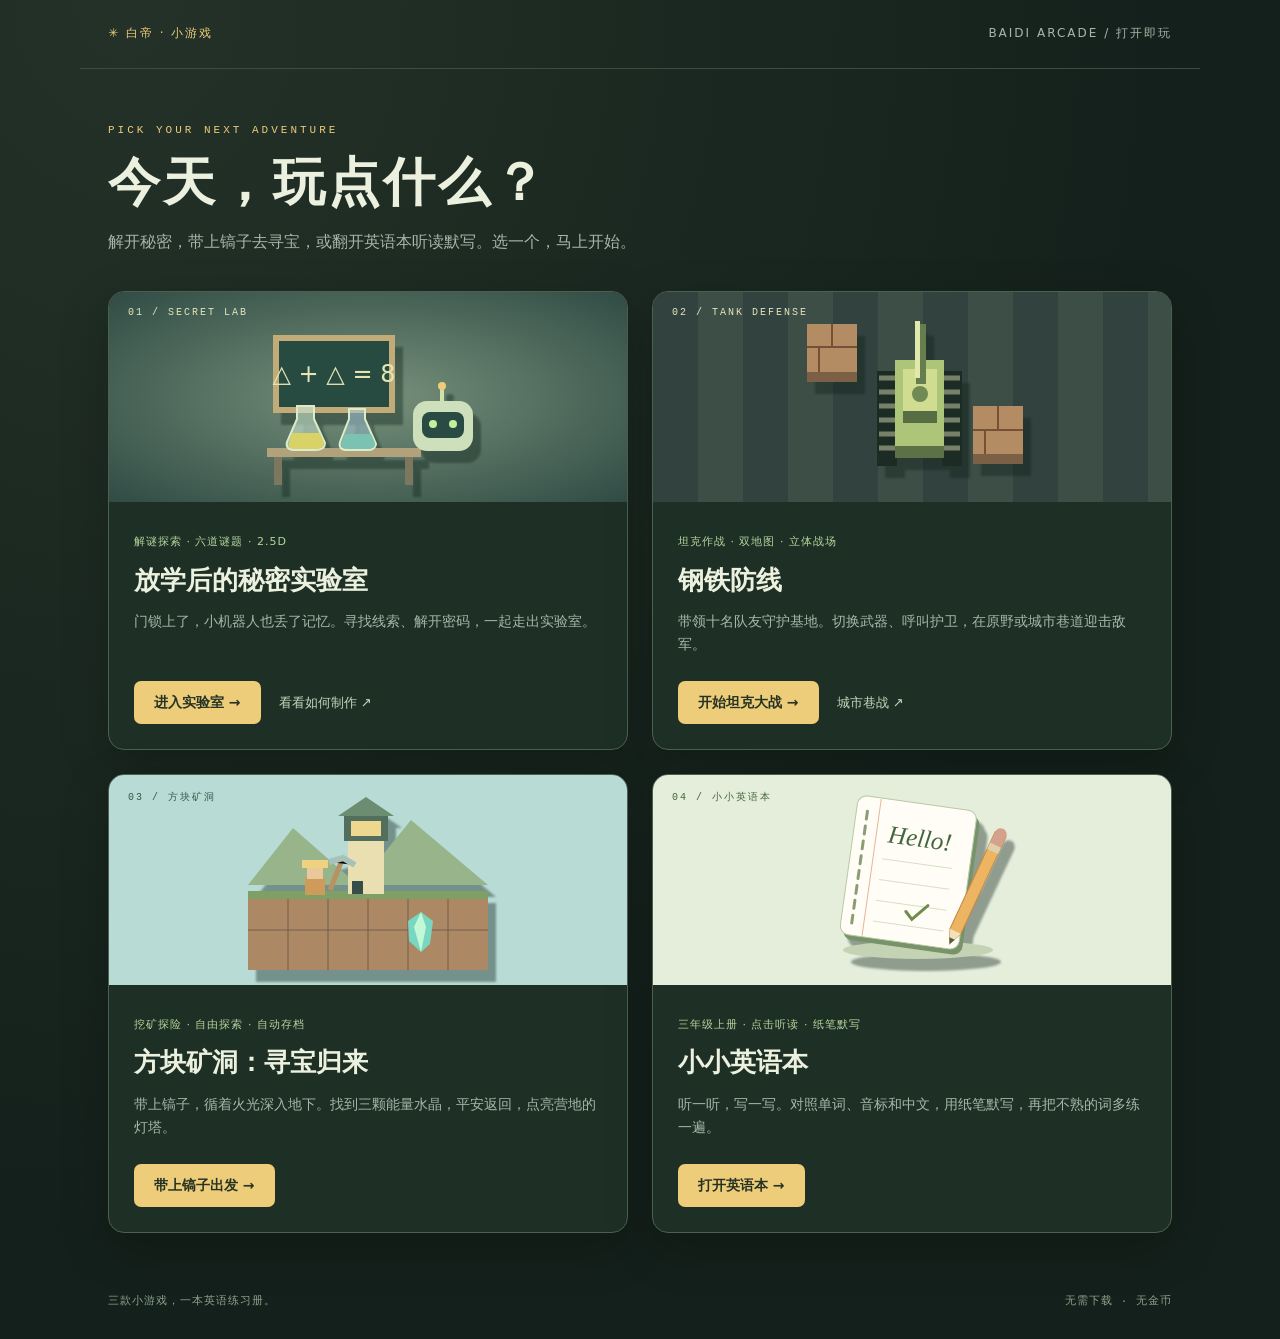
<file: index.html>
<!doctype html>
<html lang="zh-CN">
<head>
<meta charset="utf-8"><meta name="viewport" content="width=device-width,initial-scale=1">
<meta name="description" content="白帝小游戏：探索秘密实验室、驾驶坦克守护基地，或深入方块矿洞寻找水晶，也可以点读英语、用纸笔默写。打开即用。">
<title>白帝 · 小游戏</title>
<style>
:root{color-scheme:dark;--ink:#ecf0df;--muted:#a6b6a9;--gold:#edcc7a}*{box-sizing:border-box}body{margin:0;background:#14201b;color:var(--ink);font:16px/1.65 system-ui,-apple-system,"PingFang SC",sans-serif;background-image:radial-gradient(ellipse at 10% 0,#42554255,transparent 65%)}a{color:inherit;text-decoration:none}a:focus-visible{outline:3px solid var(--gold);outline-offset:5px}header,main,footer{max-width:1120px;margin:auto}header{padding:24px 28px;border-bottom:1px solid #3a4d40;display:flex;justify-content:space-between;gap:12px;font-size:12px;letter-spacing:2px}.brand{color:var(--gold)}header span:last-child{color:var(--muted)}main{padding:55px 28px 40px}.eyebrow{font:11px monospace;letter-spacing:3px;color:var(--gold)}h1{font-size:clamp(32px,5vw,52px);line-height:1.25;letter-spacing:3px;margin:14px 0}main>p{color:var(--muted);margin:0 0 36px}.games{display:grid;grid-template-columns:1fr 1fr;gap:24px}.card{border:1px solid #4a6050;border-radius:16px;overflow:hidden;background:#1e3026;box-shadow:0 15px 50px #0003}.art{height:210px;position:relative;display:grid;place-items:center;overflow:hidden}.lab-art{background:radial-gradient(ellipse at center,#77917b,#304b44)}.tank-art{background:repeating-linear-gradient(90deg,#32423f 0 45px,#3c4e46 45px 90px)}.art svg{width:240px;height:180px;filter:drop-shadow(8px 12px 1px #10231b66)}.art-label{position:absolute;left:19px;top:15px;font:10px monospace;letter-spacing:2px;color:#e6e5bd}.body{padding:25px}.tag{color:#b5d49b;font-size:11px;letter-spacing:1px}h2{font-size:26px;line-height:1.4;margin:8px 0 12px}.body p{color:var(--muted);font-size:14px;min-height:47px;margin:0 0 24px}.links{display:flex;flex-wrap:wrap;align-items:center;gap:18px}.play{background:var(--gold);color:#263323;border-radius:7px;padding:10px 20px;font-size:14px;font-weight:700}.play:hover{background:#ffe4a1}.secondary{font-size:13px;color:#c1d6ba}.secondary:hover{color:var(--gold)}footer{padding:20px 28px 30px;color:#8ca28f;display:flex;justify-content:space-between;font:11px monospace;letter-spacing:1px}@media(max-width:650px){header{padding:20px;letter-spacing:1px}.games{grid-template-columns:1fr}main{padding:32px 18px}.art{height:180px}.body{padding:22px}.body p{min-height:0}footer{padding:15px 18px;letter-spacing:0}header span:last-child{font-size:10px}}
</style>
</head>
<body>
<header><span class="brand">✳ 白帝 · 小游戏</span><span>BAIDI ARCADE / 打开即玩</span></header>
<main><div class="eyebrow">PICK YOUR NEXT ADVENTURE</div><h1>今天，玩点什么？</h1><p>解开秘密，带上镐子去寻宝，或翻开英语本听读默写。选一个，马上开始。</p>
<div class="games">
<article class="card"><div class="art lab-art"><span class="art-label">01 / SECRET LAB</span><svg viewBox="0 0 240 180" aria-hidden="true"><path d="M25 28H147V106H25Z" fill="#c1ab79"/><path d="M31 34H141V100H31Z" fill="#274b40"/><text x="86" y="75" text-anchor="middle" fill="#e5e5b4" font-size="24">△ + △ = 8</text><path d="M19 141H173V150H19Z" fill="#b1a27b"/><path d="M26 150H34V178H26ZM157 150H165V178H157Z" fill="#7d785d"/><path d="M49 99H66V112L77 136Q77 143 67 143H47Q37 143 39 135L49 112Z" fill="#cce8d399" stroke="#dcebc9" stroke-width="2"/><path d="M44 126H72L76 136Q76 142 66 142H48Q39 142 41 136Z" fill="#d9d367"/><path d="M101 102H117V112L128 137Q127 143 120 143H99Q90 143 92 135L101 112Z" fill="#abcddb88" stroke="#dcebc9" stroke-width="2"/><path d="M97 127H123L127 136Q128 142 119 142H100Q91 142 94 135Z" fill="#7ac3b0"/><rect x="165" y="94" width="60" height="50" rx="14" fill="#cedfbb"/><rect x="174" y="105" width="42" height="26" rx="8" fill="#294b43"/><circle cx="185" cy="117" r="4" fill="#c5ed9d"/><circle cx="205" cy="117" r="4" fill="#c5ed9d"/><path d="M194 94V82" stroke="#cee2a9" stroke-width="4"/><circle cx="194" cy="79" r="4" fill="#edcc7a"/></svg></div><div class="body"><span class="tag">解谜探索 · 六道谜题 · 2.5D</span><h2>放学后的秘密实验室</h2><p>门锁上了，小机器人也丢了记忆。寻找线索、解开密码，一起走出实验室。</p><div class="links"><a class="play" href="lab/index.html">进入实验室 →</a><a class="secondary" href="lab/making.html">看看如何制作 ↗</a></div></div></article>
<article class="card"><div class="art tank-art"><span class="art-label">02 / TANK DEFENSE</span><svg viewBox="0 0 240 180" aria-hidden="true"><path d="M15 25H65V75H15Z M181 107H231V157H181Z" fill="#7c6045"/><path d="M15 17H65V65H15Z M181 99H231V147H181Z" fill="#b48c63"/><path d="M15 40H65M40 17V40M27 40V65M181 123H231M206 99V123M193 123V147" stroke="#745136" stroke-width="2"/><path d="M85 64H105V159H85ZM150 64H170V159H150Z" fill="#1c2c24"/><path d="M87 71H103M87 85H103M87 99H103M87 113H103M87 127H103M87 141H103M152 71H168M152 85H168M152 99H168M152 113H168M152 127H168M152 141H168" stroke="#77816a" stroke-width="5"/><path d="M103 65H152V151H103Z" fill="#5c7146"/><path d="M103 53H152V139H103Z" fill="#adc579"/><path d="M111 73H145V116H111Z" fill="#566d44"/><path d="M111 62H145V104H111Z" fill="#d0dd91"/><path d="M124 17H134V77H124Z" fill="#667e4e"/><path d="M123 14H128V71H123Z" fill="#e2e7ad"/><circle cx="128" cy="87" r="8" fill="#708955"/></svg></div><div class="body"><span class="tag">坦克作战 · 双地图 · 立体战场</span><h2>钢铁防线</h2><p>带领十名队友守护基地。切换武器、呼叫护卫，在原野或城市巷道迎击敌军。</p><div class="links"><a class="play" href="tank/index.html">开始坦克大战 →</a><a class="secondary" href="tank/index.html?map=city">城市巷战 ↗</a></div></div></article>
<article class="card"><div class="art" style="background:#b8dcd5"><span class="art-label" style="color:#36594a">03 / 方块矿洞</span><svg viewBox="0 0 240 180" aria-hidden="true"><path fill="#97b48a" d="M0 95 45 38 110 95 163 30 240 95Z"/><path fill="#ac8865" d="M0 106h240v74H0Z"/><path fill="#7e9f65" d="M0 101h240v8H0Z"/><path stroke="#705f4c" d="M0 140h240M40 109v71m40-71v71m40-71v71m40-71v71m40-71v71"/><path fill="#e9dfb1" d="M100 49h36v55h-36Z"/><path fill="#526f5e" d="M96 26h44v25H96Z"/><path fill="#eed78e" d="M103 31h30v15h-30Z"/><path fill="#6c8d71" d="m90 26 28-19 28 19Z"/><path fill="#364d49" d="M104 91h11v13h-11Z"/><path fill="#78d7c0" d="m173 122 12 9-3 23-9 8-12-11-1-20Z"/><path fill="#c3f8d7" d="m173 122-7 15 7 25 5-25Z"/><path fill="#cf9b5b" d="M57 88h20v17H57Z"/><path fill="#eac899" d="M59 74h16v15H59Z"/><path fill="#eed27f" d="M54 70h26v8H54Z"/><path stroke="#b79264" stroke-width="5" d="m82 100 12-30"/><path stroke="#a7c2bb" stroke-width="6" d="m81 72 14-4 12 7"/></svg></div><div class="body"><span class="tag">挖矿探险 · 自由探索 · 自动存档</span><h2>方块矿洞：寻宝归来</h2><p>带上镐子，循着火光深入地下。找到三颗能量水晶，平安返回，点亮营地的灯塔。</p><div class="links"><a class="play" href="mine/index.html">带上镐子出发 →</a></div></div></article>
<article class="card"><div class="art" style="background:#e5eddb"><span class="art-label" style="color:#42663e">04 / 小小英语本</span><svg viewBox="0 0 240 180" aria-hidden="true"><ellipse cx="126" cy="160" rx="75" ry="9" fill="#c4d3b3"/><g transform="rotate(8 120 85)"><rect x="60" y="18" width="120" height="140" rx="9" fill="#78936a"/><rect x="56" y="13" width="120" height="140" rx="9" fill="#fffdf5" stroke="#b7c9a5"/><path d="M79 14v138" stroke="#e8b59a"/><path d="M88 73h71M88 94h71M88 115h71M88 136h71" stroke="#d5e0c9"/><path d="M67 28v8m0 7v8m0 7v8m0 7v8m0 7v8m0 7v8m0 7v8m0 7v8" stroke="#8a9d76" stroke-width="3" stroke-linecap="round"/><text x="91" y="56" fill="#42663e" font-family="Georgia,serif" font-size="25" font-style="italic">Hello!</text><path d="m119 122 7 7 14-16" stroke="#6e8c4b" stroke-width="3" fill="none" stroke-linecap="round"/></g><g transform="rotate(25 185 95)"><path d="M179 39h12v107l-6 14-6-14Z" fill="#edb562" stroke="#c48a43"/><path d="M179 39a6 6 0 0 1 12 0v12h-12Z" fill="#d3a18c"/><path d="M179 51h12v7h-12Z" fill="#dfd0ac"/><path d="m179 146 6 14 6-14" fill="#f4dfba"/><path d="m182 154 3 6 3-6" fill="#4e6040"/></g></svg></div><div class="body"><span class="tag">三年级上册 · 点击听读 · 纸笔默写</span><h2>小小英语本</h2><p>听一听，写一写。对照单词、音标和中文，用纸笔默写，再把不熟的词多练一遍。</p><div class="links"><a class="play" href="english/index.html">打开英语本 →</a></div></div></article>
</div></main>
<footer><span>三款小游戏，一本英语练习册。</span><span>无需下载 · 无金币</span></footer>
</body></html>
</file>
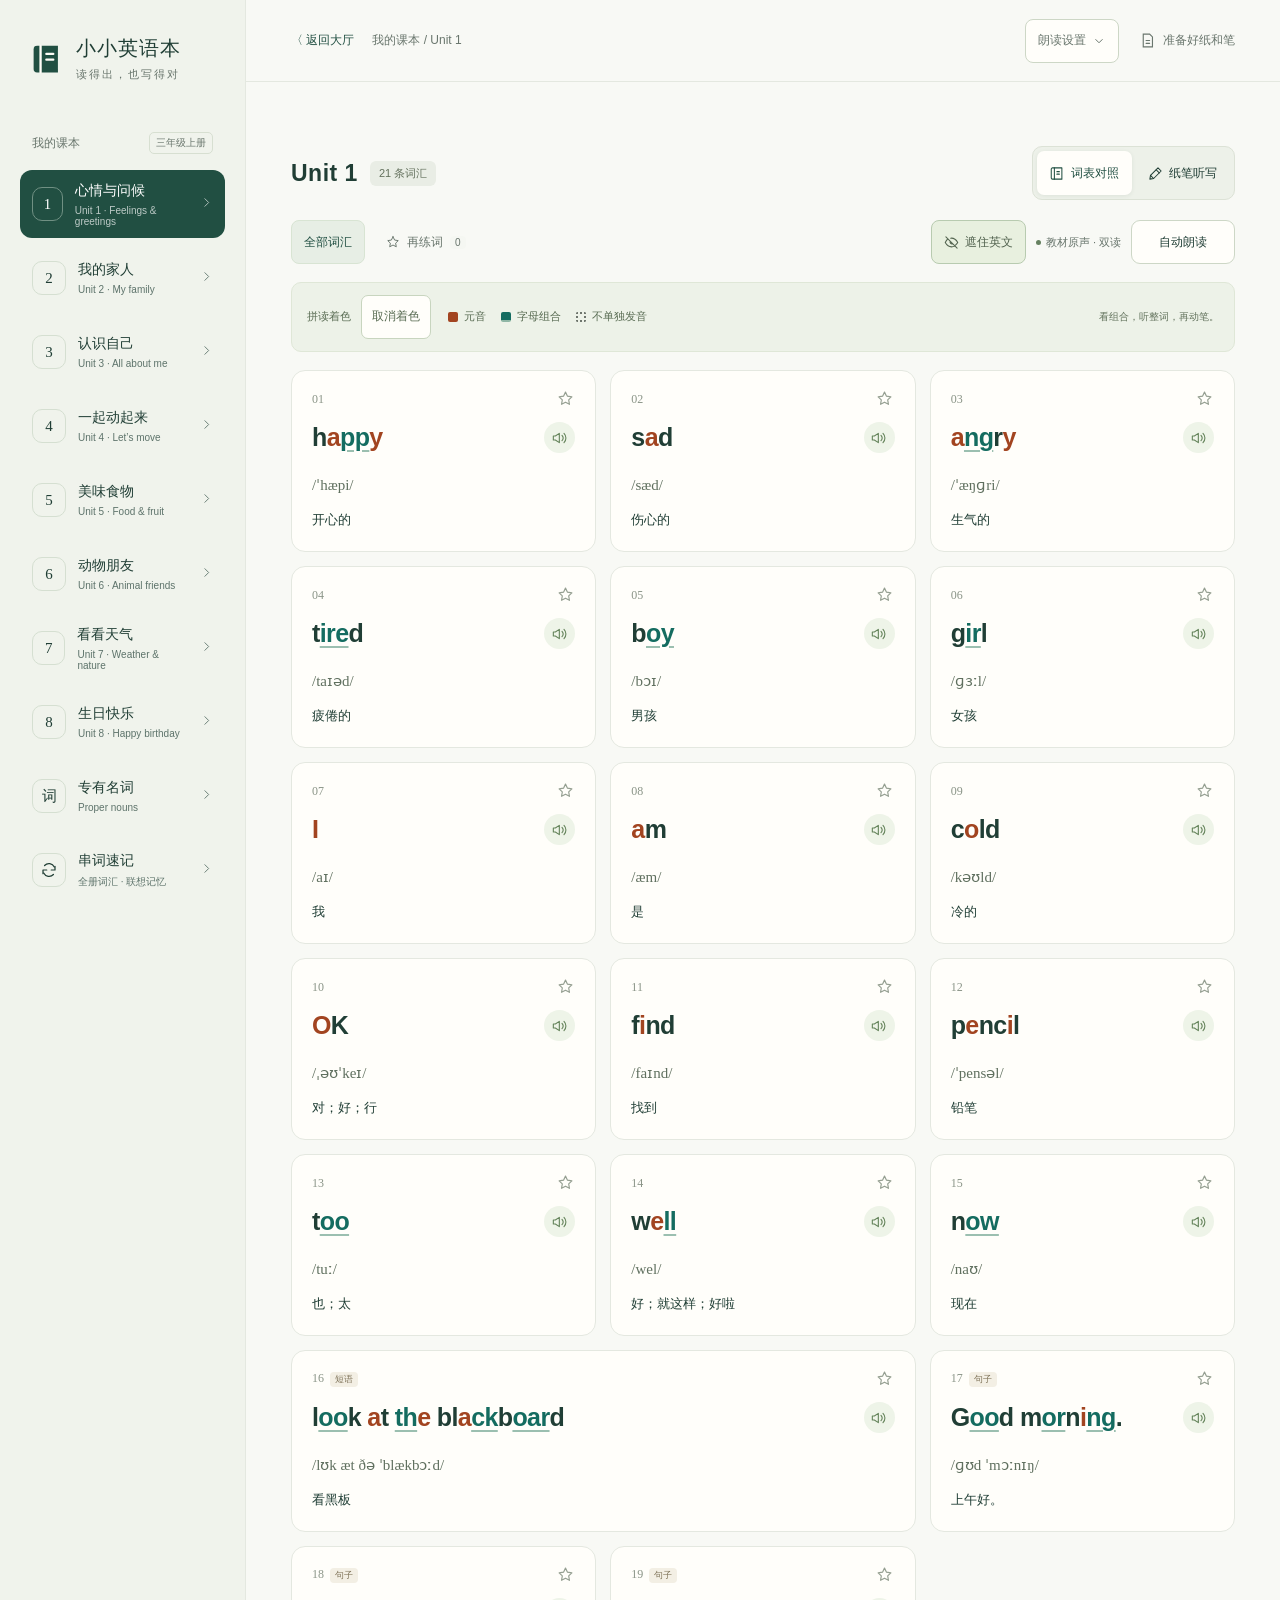
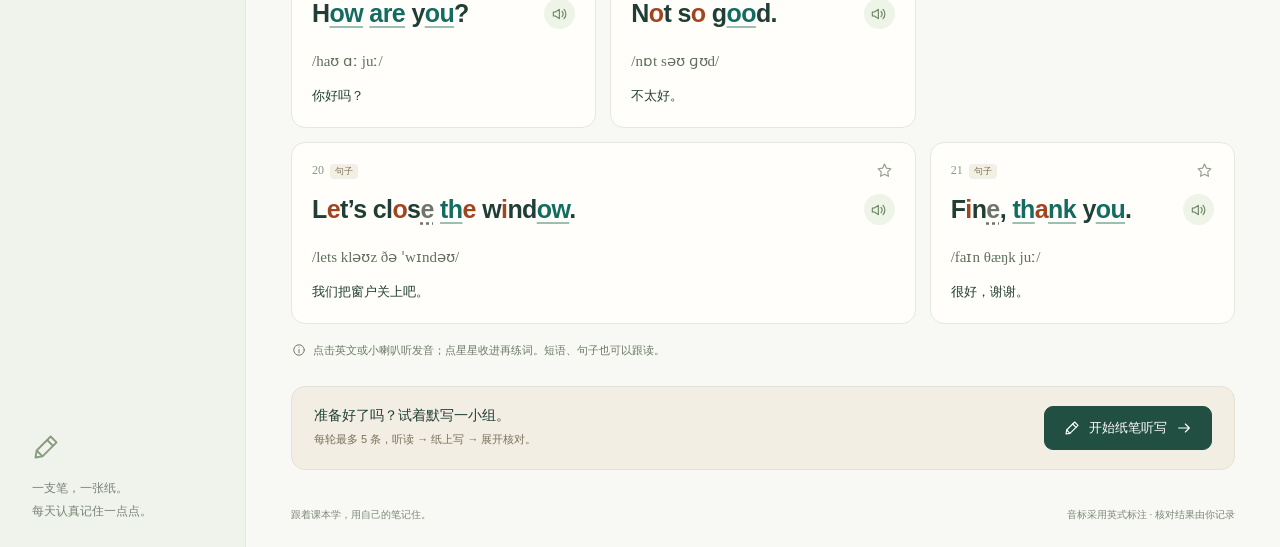
<file: english/index.html>
<!doctype html>
<html lang="zh-CN">
<head>
  <meta charset="utf-8">
  <meta name="viewport" content="width=device-width, initial-scale=1, viewport-fit=cover">
  <meta name="theme-color" content="#214f42">
  <meta name="description" content="三年级上册英语词表，点击听读、查看音标，用纸笔默写并核对。">
  <title>小小英语本 · 三年级上册</title>
  <link rel="icon" href="./favicon.svg" type="image/svg+xml">
  <link rel="stylesheet" href="./styles.css?v=group-buttons-20261025">
  <script type="module" src="./app.mjs?v=group-buttons-20261025"></script>
</head>
<body>
  <a class="skip-link" href="#main">跳到练习内容</a>
  <div class="app-shell">
    <aside class="sidebar" aria-label="学习导航">
      <a class="brand" href="./" aria-label="小小英语本首页">
        <span class="brand-icon" aria-hidden="true"><svg viewBox="0 0 32 32" fill="none"><path d="M7 5h18v23H7a3 3 0 0 1-3-3V8a3 3 0 0 1 3-3Z" fill="currentColor"/><path d="M10 5v23M15 12h6M15 17h6" stroke="#fffdf7" stroke-width="2" stroke-linecap="round"/></svg></span>
        <span>小小英语本<small>读得出，也写得对</small></span>
      </a>
      <div class="book-label"><span>我的课本</span><span class="edition">三年级上册</span></div>
      <nav id="units" class="unit-nav" aria-label="选择学习内容"></nav>
      <div class="sidebar-note">
        <svg width="28" height="28" viewBox="0 0 24 24" fill="none" aria-hidden="true"><path d="m16 3 5 5-12 12-6 1 1-6L16 3Z" stroke="currentColor" stroke-width="1.6" stroke-linejoin="round"/><path d="m13 6 5 5M4 15l5 5" stroke="currentColor" stroke-width="1.6"/></svg>
        <p>一支笔，一张纸。<br>每天认真记住一点点。</p>
      </div>
    </aside>
    <div class="workspace">
      <header class="topbar">
        <div class="topbar-left"><a class="back-hall" href="../index.html">〈 返回大厅</a><span id="breadcrumb">我的课本 / Unit 1</span></div>
        <div class="topbar-right"><button id="reading-settings-toggle" class="reading-settings-toggle" type="button" aria-expanded="false" aria-controls="reading-settings-content" aria-label="展开朗读设置" title="展开朗读设置"><span>朗读设置</span><svg width="14" height="14" viewBox="0 0 24 24" fill="none" stroke="currentColor" stroke-width="1.7" aria-hidden="true"><path d="m6 9 6 6 6-6"/></svg></button><span class="paper-reminder"><svg width="17" height="17" viewBox="0 0 24 24" fill="none" aria-hidden="true"><path d="M6 3h9l4 4v14H6V3Z" stroke="currentColor" stroke-width="1.6"/><path d="M10 12h5m-5 4h5" stroke="currentColor" stroke-width="1.6" stroke-linecap="round"/></svg>准备好纸和笔</span></div>
      </header>
      <main id="main" tabindex="-1">
        <section class="reading-settings is-collapsed" aria-label="朗读设置">
          <div id="reading-settings-content">
          <div class="reading-controls">
            <span class="reading-label">朗读设置</span>
            <label class="source-field" for="source-select">音源<select id="source-select"><option value="textbook">教材原声（双读）</option><option value="system">设备朗读</option></select></label>
            <label class="accent-field" for="accent-select">发音口音<select id="accent-select"><option value="en-GB">英式英语</option><option value="en-US">美式英语</option></select></label>
            <label class="role-field" for="voice-select">朗读角色<select id="voice-select" aria-describedby="voice-help"><option value="">正在读取设备语音</option></select></label>
            <button id="voice-preview" class="secondary-button voice-preview" type="button">试听角色</button>
          </div>
          <p id="voice-help" class="voice-help" role="status">选择喜欢的声音，一起读英语。</p>
          </div>
        </section>
        <div class="notice-stack"><p id="storage-note" class="notice storage-notice" role="status" hidden></p><p id="speech-note" class="notice" role="status" hidden></p></div>
        <div id="app"></div>
      </main>
      <footer class="footer"><span>跟着课本学，用自己的笔记住。</span><span>音标采用英式标注 · 核对结果由你记录</span></footer>
    </div>
  </div>
  <div id="announcement" class="sr-only" aria-live="polite"></div>
</body>
</html>
</file>
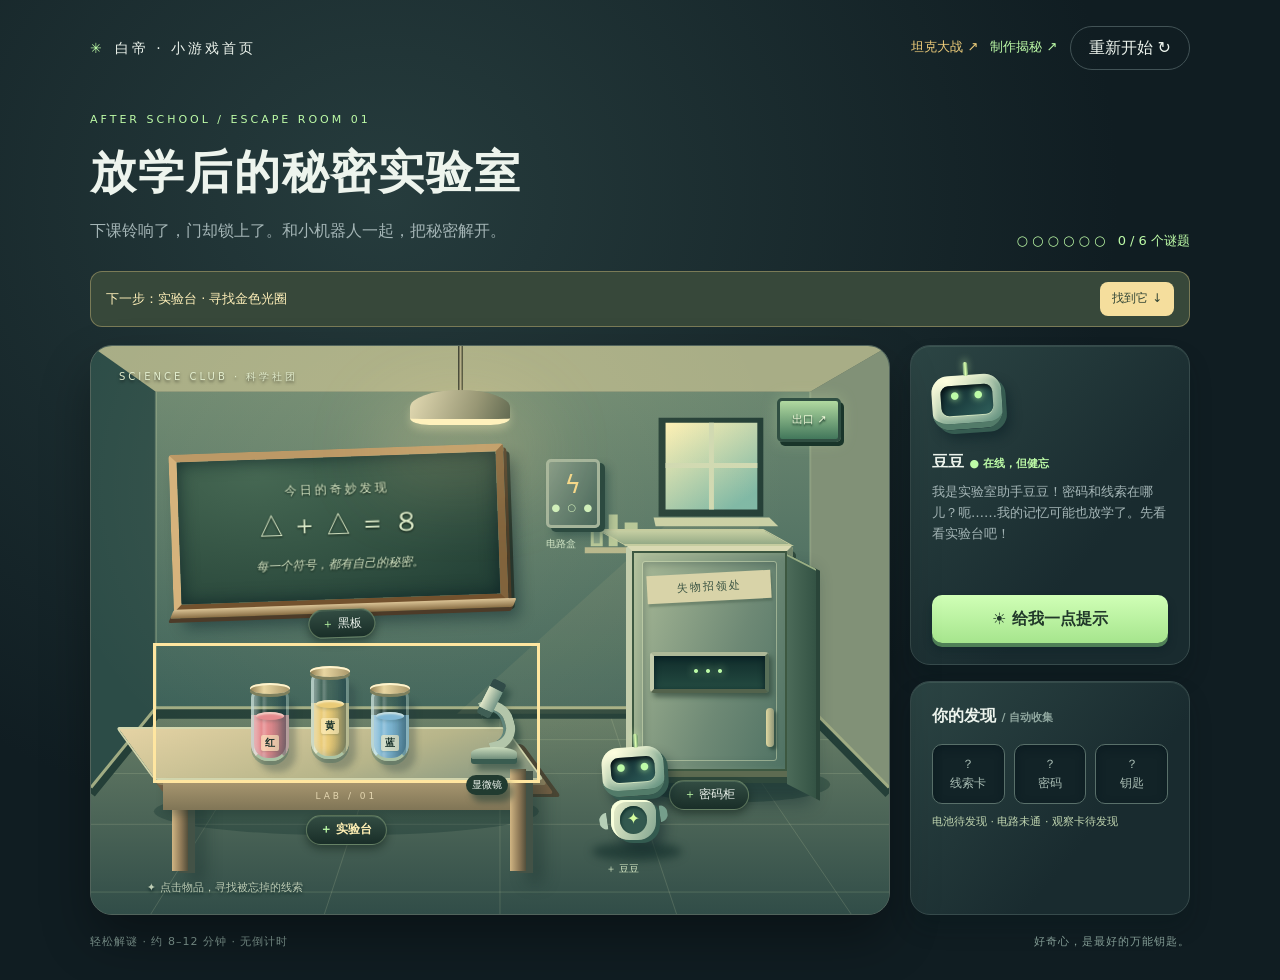
<file: lab/index.html>
<!doctype html>
<html lang="zh-CN">
<head><meta charset="utf-8"><meta name="viewport" content="width=device-width,initial-scale=1"><title>放学后的秘密实验室</title>
<style>
:root{color-scheme:dark;--mint:#bdfba7;--muted:#a4b5b6;--ink:#142428}*{box-sizing:border-box}body{margin:0;background:#101d22;color:#edf4ed;font:16px/1.6 system-ui,-apple-system,"PingFang SC",sans-serif}button,input{font:inherit}button{cursor:pointer}button:focus-visible,input:focus-visible{outline:3px solid #f3cf85;outline-offset:5px}button{color:inherit}header,main,footer{max-width:1160px;margin:auto}header{padding:26px 30px;display:flex;align-items:center;justify-content:space-between}.brand{font-size:14px;letter-spacing:3px}.brand b{color:var(--mint);margin-right:10px}button.quiet{border:1px solid #425356;background:transparent;border-radius:30px;padding:8px 18px}main{padding:15px 30px 30px}.intro{display:flex;justify-content:space-between;align-items:end;margin-bottom:25px}.eyebrow{color:var(--mint);font-size:11px;letter-spacing:3px}h1{font-size:clamp(28px,4vw,46px);letter-spacing:2px;margin:8px 0}p{color:var(--muted);margin:8px 0}.progress{font-size:13px;color:var(--mint);white-space:nowrap}.layout{display:grid;grid-template-columns:1fr 280px;gap:20px}.room{position:relative;min-height:470px;border:1px solid #52645c;border-radius:22px;overflow:hidden;background:linear-gradient(transparent 71%,#50635b 71%,#34463f 72%,#293b36);box-shadow:inset 0 0 120px #0a191944}.room:before{content:"";position:absolute;inset:0;background:repeating-linear-gradient(90deg,transparent 0 99px,#adc6ae08 100px),repeating-linear-gradient(0deg,transparent 0 79px,#adc6ae08 80px);pointer-events:none}.room-label{position:absolute;top:19px;left:22px;font-size:10px;letter-spacing:3px;color:#c0d0bd}.lamp{position:absolute;top:0;left:47%;width:3px;height:40px;background:#bdc1a5}.lamp:after{content:"";position:absolute;top:39px;left:-34px;width:72px;height:18px;border-radius:40px 40px 5px 5px;background:#e4d0a1;box-shadow:0 24px 65px 20px #d1d99622}.object{position:absolute;display:block;border:0;background:none;padding:0;transition:transform .2s}.object:hover{transform:translateY(-5px)}.tag{position:absolute;left:50%;transform:translateX(-50%);bottom:-35px;white-space:nowrap;font-size:12px;border:1px solid #94b19655;background:#182d27;padding:4px 13px;border-radius:20px}.tag:before{content:"＋ ";color:var(--mint)}.board{left:9%;top:90px;width:43%;height:155px;padding:17px;border:8px solid #b99b71;border-radius:4px;background:#26483e;box-shadow:5px 8px 0 #13291d60;transform:rotate(-2deg)}.board:hover{transform:rotate(-2deg) translateY(-5px)}.chalk{font-family:serif;color:#dcebc9;line-height:1.8}.chalk small{display:block;letter-spacing:3px;font-size:12px}.chalk strong{font-size:27px;font-weight:400}.chalk i{font-size:12px}.cabinet{right:8%;top:127px;width:22%;height:219px;background:#748579;border:7px solid #a6b19c;border-radius:5px;box-shadow:7px 8px #172b2466}.cabinet:before{content:"";position:absolute;inset:7px;border:1px solid #bac5af55}.cabinet .lock{position:absolute;top:85px;left:20%;right:20%;background:#203b36;border:4px solid #c2c7ad;border-radius:4px;font:15px monospace;letter-spacing:3px;color:var(--mint);padding:8px 0}.cabinet .label{position:absolute;top:18px;left:0;right:0;font-size:11px;letter-spacing:2px;color:#20352c}.bench{left:9%;bottom:74px;width:47%;height:117px;border-bottom:16px solid #b3966b}.bench:before,.bench:after{content:"";position:absolute;top:117px;width:12px;height:55px;background:#988664}.bench:before{left:10px}.bench:after{right:10px}.vials{display:flex;gap:16px;align-items:end;justify-content:center;height:100%}.vial{width:38px;height:72px;border:3px solid #d9e9cfb0;border-radius:5px 5px 15px 15px;position:relative;background:linear-gradient(transparent 35%,var(--liquid) 35%);box-shadow:0 0 24px #a4dcad16}.vial:before{content:"";position:absolute;top:-9px;left:-4px;right:-4px;height:8px;background:#c1b58b;border-radius:3px}.vial:nth-child(2){height:87px}.vial span{position:relative;top:34px;font-size:12px;color:#19322b;font-weight:bold}.door{right:3%;top:12px;border:1px solid #9db49a55;border-radius:7px;padding:5px 10px;color:#cfecc5;font-size:11px}.note{position:absolute;left:12%;bottom:15px;color:#becdb5;font-size:11px}.side{display:flex;flex-direction:column;gap:16px}.panel{border:1px solid #374b4c;border-radius:20px;background:#1a2c30;padding:21px}.robot{width:70px;height:54px;background:#d2dfc5;border-radius:17px;margin:8px 0 20px;position:relative;border-bottom:6px solid #93afa2}.robot:before{content:"•  •";display:block;background:#244443;color:var(--mint);position:absolute;inset:10px 9px 8px;border-radius:8px;text-align:center;line-height:23px;font-size:26px}.robot:after{content:"";position:absolute;top:-13px;left:33px;width:5px;height:14px;background:var(--mint);border-radius:6px}.panel h2{font-size:16px;margin:0}.panel p{font-size:13px}.robot-talk{min-height:90px}.hint{margin-top:15px;background:var(--mint);color:#21382a;border:0;border-radius:10px;padding:11px 16px;width:100%;font-weight:650}.inventory{flex:1}.slots{display:flex;gap:9px;margin-top:16px}.slot{display:grid;place-items:center;flex:1;min-height:60px;background:#122327;border:1px dashed #59706a;border-radius:10px;font-size:12px;color:#a9bdb4;text-align:center}.footer{display:flex;justify-content:space-between;margin-top:18px;font-size:11px;color:#829b94;letter-spacing:1px}dialog{border:1px solid #68847a;border-radius:22px;background:#1b3032;color:#edf4ed;max-width:490px;width:calc(100% - 32px);padding:28px;box-shadow:0 20px 100px #0008}dialog::backdrop{background:#071617c9;backdrop-filter:blur(6px)}dialog h2{font-size:25px;margin:10px 0}dialog p{font-size:14px}.close{float:right;background:transparent;border:0;font-size:24px;color:#bdcec4}.choices{display:flex;gap:10px;margin:22px 0;flex-wrap:wrap}.choices button{flex:1;padding:12px;border:1px solid #6f9382;border-radius:10px;background:#2a4945}.choices button.selected{border-color:var(--mint);background:#49634a}.clue{background:#132624;border:1px dashed #7e9984;padding:18px;border-radius:10px;margin:20px 0;font-size:20px;letter-spacing:3px;text-align:center;color:#e4e8c9}input{width:100%;padding:12px;background:#102525;border:1px solid #6e9381;border-radius:9px;color:#fff;letter-spacing:9px;text-align:center;font-size:25px}.feedback{min-height:28px;color:#eed49f;margin-top:12px}.win{text-align:center;font-size:64px}@media(max-width:800px){.layout{grid-template-columns:1fr}.side{display:grid;grid-template-columns:1.3fr 1fr}.room{min-height:440px}.robot-talk{min-height:65px}.intro{display:block}.progress{margin-top:12px}main{padding:8px 18px 24px}header{padding:20px 18px}.robot{float:left;margin-right:18px}.panel{padding:16px}.footer{letter-spacing:0}}@media(max-width:480px){header{gap:12px;flex-wrap:wrap}.brand{font-size:12px;letter-spacing:2px}header button.quiet{padding:6px 10px;font-size:12px}.side{grid-template-columns:1fr}.room{min-height:390px}.board{left:6%;width:49%;top:80px;height:143px}.chalk strong{font-size:22px}.cabinet{right:6%;width:25%;height:190px;top:115px}.bench{left:6%;width:51%;bottom:67px}.vials{gap:12px}.inventory .slots{margin-top:10px}.slot{min-height:42px}.robot-talk{min-height:50px}.footer span:last-child{display:none}}
</style><link rel="stylesheet" href="visual.css"></head><body>
<header><a class="brand" href="../index.html" style="color:inherit;text-decoration:none"><b>✳</b>白帝 · 小游戏首页</a><div style="display:flex;gap:12px;align-items:center"><a href="../tank/index.html" style="color:#edcc7a;font-size:13px;text-decoration:none">坦克大战 ↗</a><a href="making.html" style="color:#bdfba7;font-size:13px;text-decoration:none">制作揭秘 ↗</a><button class="quiet" id="restart">重新开始 ↻</button></div></header>
<main><div class="intro"><div><div class="eyebrow">AFTER SCHOOL / ESCAPE ROOM 01</div><h1>放学后的秘密实验室</h1><p>下课铃响了，门却锁上了。和小机器人一起，把秘密解开。</p></div><div class="progress" id="progress">○ ○ ○ ○ ○ ○ &nbsp; 0 / 6 个谜题</div></div>
<div class="next-guide"><span id="nextLabel" role="status" aria-live="polite"></span><button id="locateNext">找到它 ↓</button></div><div class="layout"><section class="room" aria-label="可点击探索的秘密实验室"><svg class="architecture" aria-hidden="true" viewBox="0 0 800 570" preserveAspectRatio="none"><defs><linearGradient id="wall" x2="0" y2="1"><stop stop-color="#6c8770"/><stop offset="1" stop-color="#3c6159"/></linearGradient><linearGradient id="floor" x2="0" y2="1"><stop stop-color="#687e67"/><stop offset="1" stop-color="#314d48"/></linearGradient><linearGradient id="window" x2="0.7" y2="1"><stop stop-color="#fff1b5"/><stop offset="1" stop-color="#7fb8a5"/></linearGradient></defs><path d="M0 0H800V570H0Z" fill="#324e49"/><path d="M65 46H721V369H65Z" fill="url(#wall)"/><path d="M0 0L65 46V369L0 449Z" fill="#2c4c47"/><path d="M800 0L721 46V369L800 449Z" fill="#819177"/><path d="M0 0H800L721 46H65Z" fill="#a8ad86"/><path d="M65 369H721L800 449V570H0V449Z" fill="url(#floor)"/><g stroke="#c7d5a6" stroke-opacity=".19" fill="none"><path d="M65 369L0 449M185 369L60 570M300 369L234 570M410 369V570M520 369L587 570M625 369L762 570M721 369L800 449M44 395H747M16 429H780M0 480H800M0 548H800"/></g><path d="M0 449L65 369H721L800 449" stroke="#243f38" stroke-width="10" fill="none"/><path d="M0 443L65 363H721L800 443" stroke="#a0ac83" stroke-width="3" fill="none"/><path d="M65 46V363M721 46V363" stroke="#ccdbab" stroke-opacity=".3" stroke-width="2"/><path d="M569 72H674V171H569Z" fill="#243f37"/><path d="M576 77H668V164H576Z" fill="url(#window)"/><path d="M622 77V164M576 120H668" stroke="#d0d9b2" stroke-width="5"/><path d="M564 172H680L689 181H566Z" fill="#cad0a5"/><path d="M575 181L367 369L602 369L670 181Z" fill="#f5e4a0" opacity=".07"/><path d="M495 202H564V208H495Z" fill="#b5b58b"/><path d="M501 178H513V201H501ZM519 169H528V201H519ZM535 177H548V201H535Z" fill="#b5c697"/><path d="M504 180H510V198H504Z" fill="#829d83"/><ellipse cx="256" cy="467" rx="193" ry="24" fill="#122f2c" opacity=".32"/><ellipse cx="645" cy="440" rx="96" ry="18" fill="#173831" opacity=".4"/></svg><div class="room-label">SCIENCE CLUB · 科学社团</div><div class="lamp"></div><button class="object door" data-place="door">出口 ↗</button><button class="object board" data-place="board" aria-label="探索黑板"><div class="chalk"><small>今日的奇妙发现</small><strong>△ ＋ △ ＝ ８</strong><br><i>每一个符号，都有自己的秘密。</i></div><span class="tag">黑板</span></button><button class="object cabinet" data-place="cabinet" aria-label="探索密码柜"><span class="cabinet-top" aria-hidden="true"></span><span class="cabinet-handle" aria-hidden="true"></span><span class="label">失物招领处</span><span class="lock" id="cabinetLock">•••</span><span class="tag">密码柜</span></button><button class="object bench" data-place="bench" aria-label="探索实验台"><span class="table-top" aria-hidden="true"></span><span class="table-front" aria-hidden="true"></span><div class="vials"><div class="vial" style="--liquid:#e58b8e"><span>红</span></div><div class="vial" style="--liquid:#eacb77"><span>黄</span></div><div class="vial" style="--liquid:#80b8d5"><span>蓝</span></div></div><span class="tag">实验台</span></button><button class="object room-bot" data-place="robot" aria-label="探索豆豆的记忆按钮"><div class="robot"></div><span class="bot-body"></span><span class="bot-shadow"></span><small>＋ 豆豆</small></button><button class="object circuit" data-place="circuit" aria-label="探索电路盒"><span>ϟ</span><i>● ○ ●</i><small>电路盒</small></button><button class="object microscope" data-place="scope" aria-label="探索显微镜"><span class="scope-arm"></span><span class="scope-lens"></span><span class="scope-base"></span><small>显微镜</small></button><span class="note">✦ 点击物品，寻找被忘掉的线索</span></section>
<aside class="side"><section class="panel"><div class="robot" aria-hidden="true"></div><h2>豆豆 <span style="font-size:11px;color:#bdfba7">● 在线，但健忘</span></h2><p class="robot-talk" id="talk" aria-live="polite">我是实验室助手豆豆！密码和线索在哪儿？呃……我的记忆可能也放学了。先看看实验台吧！</p><button class="hint" id="hint">☀ 给我一点提示</button></section><section class="panel inventory"><h2>你的发现 <span style="font-size:11px;color:#91a8a0"> / 自动收集</span></h2><div class="slots"><div class="slot" id="item0">？<br>线索卡</div><div class="slot" id="item1">？<br>密码</div><div class="slot" id="item2">？<br>钥匙</div></div><p id="extraItems" class="extra-items">电池待发现 · 电路未通 · 观察卡待发现</p></section></aside></div><div class="footer"><span>轻松解谜 · 约 8–12 分钟 · 无倒计时</span><span>好奇心，是最好的万能钥匙。</span></div></main>
<dialog id="modal" aria-labelledby="modalTitle"><button class="close" aria-label="关闭">×</button><div class="eyebrow" id="modalLabel">探索线索</div><h2 id="modalTitle"></h2><div id="content"></div></dialog>
<script>
const state={mixed:false,decoded:false,cabinet:false,powered:false,observed:false,key:false,escaped:false,hints:0};
const $=id=>document.getElementById(id);let selected=[];

const steps=[['mixed','bench','实验台'],['decoded','board','黑板'],['cabinet','cabinet','密码柜'],['powered','circuit','电路盒'],['observed','scope','显微镜'],['key','robot','豆豆']];
function nextStep(){return state.escaped?null:steps.find(([flag])=>!state[flag])||['escaped','door','出口']}
function guide(){const next=nextStep();document.querySelectorAll('[data-place]').forEach(b=>{const active=!!next&&b.dataset.place===next[1];b.classList.toggle('next-target',active);if(active)b.setAttribute('aria-current','step');else b.removeAttribute('aria-current')});$('nextLabel').textContent=next?'下一步：'+next[2]+' · 寻找金色光圈':'已成功逃脱 · 六个谜题全部完成';$('locateNext').hidden=!next;}
function locateNext(){const next=nextStep();if(!next)return;$('modal').close();const target=document.querySelector('[data-place="'+next[1]+'"]');target.focus({preventScroll:true});target.scrollIntoView({block:'center',behavior:matchMedia('(prefers-reduced-motion: reduce)').matches?'instant':'smooth'});}
function render(){guide();const n=Number(state.mixed)+Number(state.decoded)+Number(state.cabinet)+Number(state.powered)+Number(state.observed)+Number(state.key);$('progress').textContent='● '.repeat(n)+'○ '.repeat(6-n)+'  '+n+' / 6 个谜题';$('item0').innerHTML=state.mixed?'✦<br>△ ○ □':'？<br>线索卡';$('item1').innerHTML=state.decoded?'✓<br>472':'？<br>密码';$('item2').innerHTML=state.key?'⚿<br>出口钥匙':'？<br>钥匙';$('cabinetLock').textContent=state.cabinet?'OPEN':'•••';$('extraItems').textContent=[state.cabinet?'🔋 电池':'电池待发现',state.powered?'ϟ 电路通电':'电路未通',state.observed?'☀ → ☾ → ★':'观察卡待发现'].join(' · ')}
function say(text){$('talk').textContent=text}function feedback(text){$('feedback').textContent=text}
function openPlace(place){selected=[];let title='',body='';
if(place==='bench'){title='01 / 一杯绿色的灵感';body=state.mixed?'<p>显色成功！线索卡已经收好，随时可以查看。</p><div class="clue">柜门顺序：△ → ○ → □</div><p>下一站：黑板。找到每个符号对应的数字。</p>':'<p>实验笔记：把两种不同的颜料混合成<strong>绿色</strong>，就能让隐形线索显现。这里用的是颜料，不是光哦。</p><div class="choices"><button data-color="红">红色</button><button data-color="黄">黄色</button><button data-color="蓝">蓝色</button></div><button class="hint" id="mix">混合选中的两种颜料</button><p class="feedback" id="feedback" role="status"></p>'}
if(place==='board'){title='02 / 符号的小秘密';body='<p>黑板上留着科学社团的三行算式。</p><div class="clue">△ + △ = 8<br>○ − △ = 3<br>□ + □ = △</div>'+(state.decoded?'<p>你已经破解：△ = 4，○ = 7，□ = 2。密码记录是 <strong>472</strong>，去柜门看看如何使用它。</p>':!state.mixed?'<p>每个符号都能算出数字，但输入顺序还不知道。去实验台找找线索卡吧。</p>':'<p>线索卡规定的顺序：<strong>△ → ○ → □</strong></p><form id="decode"><label for="answer">按顺序写下三个数字</label><input id="answer" inputmode="numeric" pattern="[0-9]{3}" maxlength="3" autocomplete="off" required aria-label="三个符号对应的数字"><button class="hint">记下密码</button></form><p class="feedback" id="feedback" role="status"></p>')}
if(place==='cabinet'){title='03 / 健忘机器人的密码柜';body=state.cabinet?'<div class="win">⚿</div><p>柜子里原来是一块电池！钥匙被豆豆收进了记忆舱。先把电池装进墙上的电路盒。</p>':!state.decoded?'<p>三个数字的密码锁上贴着便签：「密码在黑板上，顺序在隐形卡上。——给未来健忘的我」</p><div class="clue">• • •</div><p>先解开实验台与黑板的谜题，豆豆才能唤醒密码锁。</p>':'<p>密码锁亮起来了！柜门便签写着：「豆豆把密码记反啦！请把记录的三个数字<strong>从右往左</strong>输入。」</p><p>线索记录：<strong>472</strong></p><form id="unlock"><label for="code">三位柜门密码</label><input id="code" inputmode="numeric" pattern="[0-9]{3}" maxlength="3" autocomplete="off" required aria-label="三位柜门密码"><button class="hint">打开密码柜</button></form><p class="feedback" id="feedback" role="status"></p>'}
if(place==='circuit'){title='04 / 给小小实验室通电';body=!state.cabinet?'<p>电路盒没有电池。先打开密码柜，找到电源。</p>':state.powered?'<p>三条线路设置正确，显微镜已经亮起来了！</p>':'<p>电池已自动装入。维修贴纸：<strong>上路和下路需要供电，中路正在检修，必须关闭。</strong></p><div class="choices" id="switches"><button data-switch="0" aria-pressed="false">上路：关</button><button data-switch="1" aria-pressed="false">中路：关</button><button data-switch="2" aria-pressed="false">下路：关</button></div><button class="hint" id="power">检查线路</button><p class="feedback" id="feedback" role="status"></p>'}
if(place==='scope'){title='05 / 显微镜里的小星空';body=!state.powered?'<p>镜头里一片黑。先为电路盒装入电池并接通正确线路。</p>':state.observed?'<p>观察卡已记下！豆豆的唤醒顺序是：</p><div class="clue">☀ → ☾ → ★</div>':'<p>观察玻片上的图案。找到下方<strong>与镜头完全一致</strong>的一张卡片，才能读出背面的机器人记忆口令。</p><div class="lens-view" aria-label="第一行星星圆点，第二行圆点星星">★ ●<br>● ★</div><div class="choices"><button data-pattern="a" aria-label="卡片A，第一行星星圆点，第二行星星圆点">★ ●<br>★ ●<br>A</button><button data-pattern="b" aria-label="卡片B，第一行星星圆点，第二行圆点星星">★ ●<br>● ★<br>B</button><button data-pattern="c" aria-label="卡片C，第一行圆点星星，第二行星星圆点">● ★<br>★ ●<br>C</button></div><p class="feedback" id="feedback" role="status"></p>'}
if(place==='robot'){title='06 / 豆豆的记忆按钮';body=state.key?'<p>记忆舱已经打开，你获得了出口钥匙！现在点击房间右上角的出口。</p>':!state.observed?'<p>豆豆：「我的记忆像星空一样美丽——也一样遥远。用显微镜找到我的唤醒口令吧！」</p>':'<p>观察卡：<strong>☀ → ☾ → ★</strong>。按顺序点亮豆豆的三个记忆按钮。</p><div class="choices"><button data-symbol="★">★ 星星</button><button data-symbol="☀">☀ 太阳</button><button data-symbol="☾">☾ 月亮</button></div><p class="feedback" id="feedback" role="status">等待第一个按钮……</p>'}
if(place==='door'){title=state.key?'放学啦，解谜小天才！':'出口 / 差一把钥匙';body=state.key?'<div class="win">✦</div><p>钥匙轻轻一转，走廊的阳光洒了进来。你和豆豆成功逃出了秘密实验室！</p><div class="clue">6 / 6 谜题全部完成</div><p>豆豆：「我终于记住密码了！是……算了，明天还是带上你吧。」</p><button class="hint" id="again">再玩一次 ↻</button>':'<p>门锁需要一把真正的钥匙。豆豆说钥匙在自己的记忆舱里。先探索实验台，沿着线索找回它的记忆吧。</p><p>完成六个小谜题，钥匙就在谜题的终点。</p>';if(state.key){state.escaped=true;guide();say('任务完成！今天学会了混色和算术。明天的任务：学会不把自己锁起来。')}}
const next=nextStep();if(next&&steps.some(([flag,id])=>id===place&&state[flag]))body+='<button class="hint" id="goNext">去下一步：'+next[2]+' →</button>';
$('modalTitle').textContent=title;$('content').innerHTML=body;if(!$('modal').open)$('modal').showModal();if($('goNext'))$('goNext').onclick=locateNext;
document.querySelectorAll('[data-color]').forEach(button=>button.onclick=()=>{const c=button.dataset.color;if(selected.includes(c))selected=selected.filter(x=>x!==c);else if(selected.length<2)selected.push(c);else{feedback('先取消一种颜料，再选新的颜色。');return}button.classList.toggle('selected',selected.includes(c));button.setAttribute('aria-pressed',String(selected.includes(c)));feedback('已选择：'+(selected.join(' + ')||'还没有'))});
if($('mix'))$('mix').onclick=()=>{if(selected.length!==2)return feedback('需要选两种不同的颜料。');if(!selected.includes('黄')||!selected.includes('蓝'))return feedback('还不是绿色，再试试！提示：黄色和一种冷色是好搭档。');state.mixed=true;state.hints=0;render();say('绿色出现了！我的记忆也绿灯了——好吧，只有一点点。拿着顺序卡去黑板看看！');openPlace('bench')};
if($('decode'))$('decode').onsubmit=e=>{e.preventDefault();if($('answer').value!=='472')return feedback('再检查一下：△ 是 8 的一半；○ 比 △ 大 3；□ 是 △ 的一半。');state.decoded=true;state.hints=0;render();say('472！这可比我的数学成绩高多了。快去密码柜，钥匙应该没有长腿！');openPlace('board')};
if($('unlock'))$('unlock').onsubmit=e=>{e.preventDefault();if($('code').value!=='274')return feedback('咔……没有打开。记录是 472；从右往左读，先输入 2，再输入 7，最后输入 4。');state.cabinet=true;state.hints=0;render();say('找到电池啦！我把钥匙收进了记忆舱……先去电路盒，让显微镜亮起来！');openPlace('cabinet')};if($('again'))$('again').onclick=reset;
const switches=[false,false,false];document.querySelectorAll('[data-switch]').forEach(b=>b.onclick=()=>{const i=Number(b.dataset.switch);switches[i]=!switches[i];b.textContent=['上路','中路','下路'][i]+'：'+(switches[i]?'开':'关');b.classList.toggle('selected',switches[i]);b.setAttribute('aria-pressed',String(switches[i]))});
if($('power'))$('power').onclick=()=>{if(!switches[0]||switches[1]||!switches[2])return feedback('还没接对。上、下两路要开，中路检修要关。');state.powered=true;state.hints=0;render();say('显微镜亮了！我的脑袋也需要一个这样的开关。去看看镜头里的图案！');openPlace('circuit')};
document.querySelectorAll('[data-pattern]').forEach(b=>b.onclick=()=>{if(b.dataset.pattern!=='b')return feedback('再看一眼：星星在左上和右下，圆点在另外两个位置。');state.observed=true;state.hints=0;render();say('找到记忆口令了！太阳、月亮、星星。快点我，给我的记忆充个电！');openPlace('scope')});
let sequence=[];document.querySelectorAll('[data-symbol]').forEach(b=>b.onclick=()=>{sequence.push(b.dataset.symbol);if(sequence[sequence.length-1]!==['☀','☾','★'][sequence.length-1]){sequence=[];return feedback('顺序不对，已经重置。先从太阳开始！')}feedback('已点亮：'+sequence.join(' → '));if(sequence.length===3){state.key=true;state.hints=0;render();say('记忆恢复！钥匙原来在我肚子里。难怪我一直觉得自己很关键！去出口吧！');openPlace('robot')}});
}
function reset(){Object.assign(state,{mixed:false,decoded:false,cabinet:false,powered:false,observed:false,key:false,escaped:false,hints:0});selected=[];$('modal').close();render();say('我是实验室助手豆豆！密码和线索在哪儿？呃……我的记忆可能也放学了。先看看实验台吧！')}
document.querySelectorAll('[data-place]').forEach(b=>b.onclick=()=>openPlace(b.dataset.place));document.querySelector('.close').onclick=()=>$('modal').close();$('restart').onclick=()=>{if(!state.mixed&&!state.decoded&&!state.key)return reset();$('modalTitle').textContent='重新开始这次冒险？';$('content').innerHTML='<p>这会清空当前的线索和钥匙。</p><button class="hint" id="confirmReset">重新开始</button>';$('confirmReset').onclick=reset;if(!$('modal').open)$('modal').showModal()};$('hint').onclick=()=>{const hints=!state.mixed?['先点实验台。隐形卡需要绿色颜料才能显现。','选黄色和蓝色，再点混合，就会变成绿色！']:!state.decoded?['顺序卡写着 △ → ○ → □。去黑板先算出三角形。','△ = 4，○ = 7，□ = 2。按顺序输入 472。']:!state.cabinet?['点击密码柜，仔细看便签：密码需要从右往左读。','把 472 倒过来输入 274，可以找到电池。']:!state.powered?['点墙上的电路盒。维修贴纸告诉你哪些线路该打开。','打开上路和下路，保持中路关闭，再检查线路。']:!state.observed?['点实验台旁的显微镜，仔细比较图案的位置。','镜头里的星星在左上和右下，选 B 卡片。']:!state.key?['点房间里的豆豆，用观察卡上的顺序唤醒它。','按太阳、月亮、星星的顺序点击，获得钥匙。']:['带上钥匙，点击房间右上角的出口！'];say(hints[Math.min(state.hints++,hints.length-1)])};
$('locateNext').onclick=locateNext;guide();
</script></body></html>
</file>
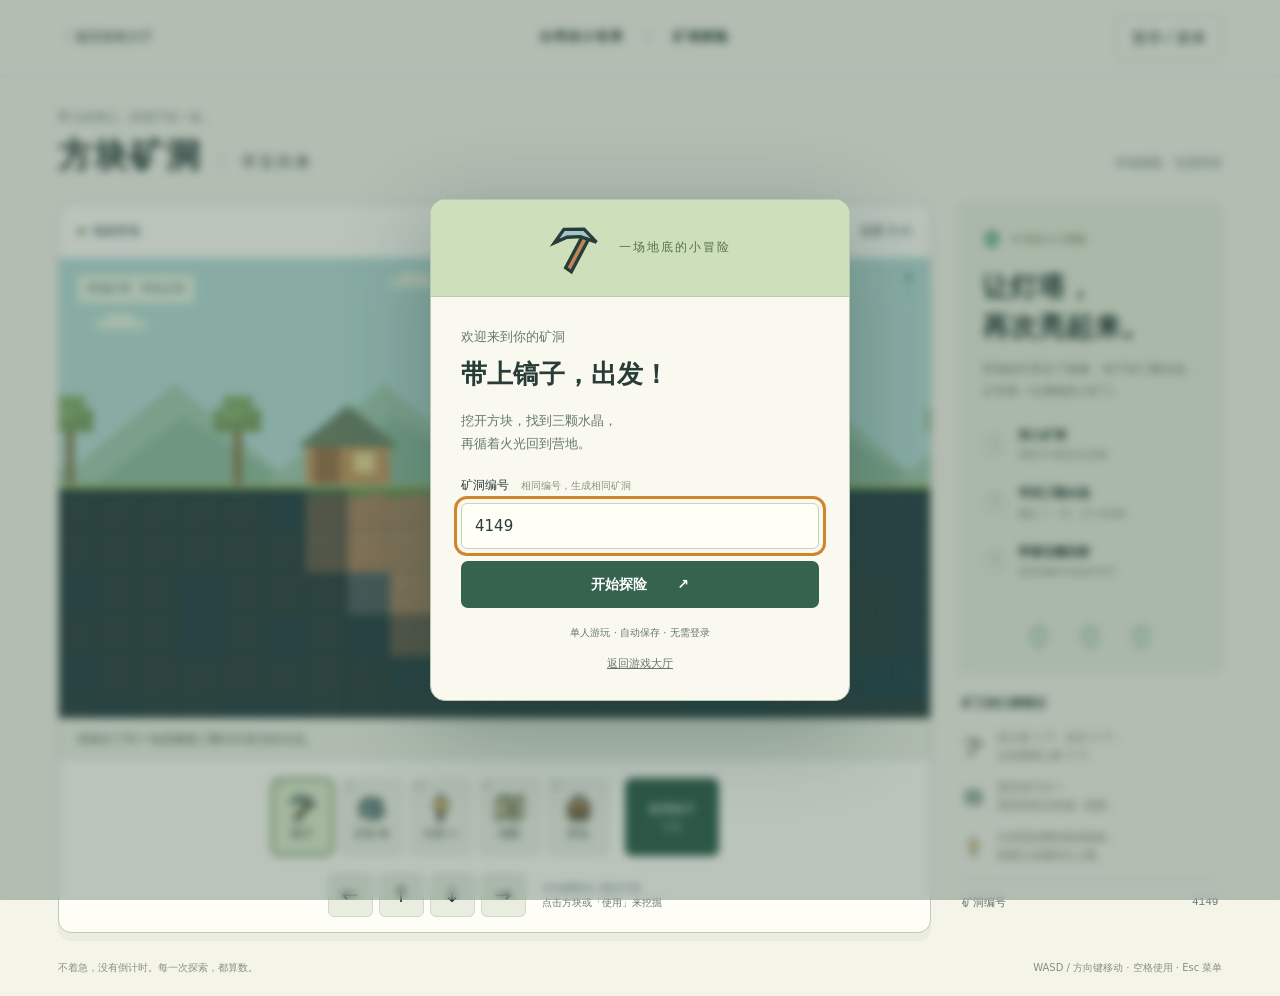
<file: mine/index.html>
<!doctype html>
<html lang="zh-CN">
<head>
<meta charset="utf-8"><meta name="viewport" content="width=device-width,initial-scale=1">
<meta name="description" content="带上镐子和火把，找到三颗能量水晶，点亮营地灯塔。无需下载的免费挖矿小游戏。">
<title>方块矿洞 · 寻宝归来</title>
<link rel="stylesheet" href="style.css">
</head>
<body>
<svg class="symbols" xmlns="http://www.w3.org/2000/svg" aria-hidden="true"><defs>
<symbol id="i-pick" viewBox="0 0 32 32"><path d="m8 27 14-18 3 3-14 18Z" fill="#bc8554" stroke="currentColor" stroke-width="2"/><path d="M4 11 11 4l12 2 6 9-9-5-8-1Z" fill="#a4c5c9" stroke="currentColor" stroke-width="2"/></symbol>
<symbol id="i-stone" viewBox="0 0 32 32"><path d="m4 13 7-7 14 2 4 15-9 5-15-3Z" fill="#8eaaa8" stroke="currentColor" stroke-width="2"/><path d="m4 13 15 3 6-8m-6 8 1 12" fill="none" stroke="currentColor" stroke-width="2"/></symbol>
<symbol id="i-torch" viewBox="0 0 32 32"><path d="m13 29 2-16h5l-2 16Z" fill="#bb8254" stroke="currentColor" stroke-width="2"/><path d="M16 3c1 6 9 5 7 12s-13 5-13-1c0-4 4-6 6-11Z" fill="#f5b957" stroke="currentColor" stroke-width="2"/><path d="m17 10 3 7h-7Z" fill="#ffeeb0"/></symbol>
<symbol id="i-map" viewBox="0 0 32 32"><path d="m3 7 9-3 8 3 9-3v22l-9 3-8-3-9 3Z" fill="#e6d9a8" stroke="currentColor" stroke-width="2"/><path d="M12 4v22M20 7v22m-4-15 7 7m0-7-7 7" fill="none" stroke="currentColor" stroke-width="2"/></symbol>
<symbol id="i-bag" viewBox="0 0 32 32"><rect x="6" y="9" width="21" height="20" rx="5" fill="#cf9b62" stroke="currentColor" stroke-width="2"/><path d="M12 9V4h9v5M6 17h21m-17 4h13v5H10Z" fill="none" stroke="currentColor" stroke-width="2"/></symbol>
<symbol id="i-gem" viewBox="0 0 32 32"><path d="m16 2 11 9-2 13-9 6L6 23 5 11Z" fill="#83e6d3" stroke="currentColor" stroke-width="2"/><path d="m16 2-5 10 5 18 5-18Zm-11 9h22" fill="none" stroke="currentColor" stroke-width="1.5"/></symbol>
</defs></svg>
<header class="topbar"><a href="../index.html" class="back">〈 返回游戏大厅</a><span class="brand">白帝的小世界 <span>/</span> 矿洞探险</span><button id="pause" class="quiet">暂停 / 菜单</button></header>
<main>
<div class="heading"><div><p class="kicker">带上好奇心，往地下走一走。</p><h1>方块矿洞<span>寻宝归来</span></h1></div><div class="save-state" id="saveStatus">本地探险 · 无需登录</div></div>
<div class="game-layout">
<section class="game-panel" aria-label="矿洞游戏">
<div class="game-hud"><span class="location"><span class="live-dot"></span><span id="location">地面营地</span></span><span><svg><use href="#i-gem"/></svg><b id="gems">0 / 3</b><span class="hud-label">能量水晶</span></span><span id="depth">深度 0 m</span></div>
<div class="viewport"><canvas id="world" tabindex="0" aria-label="矿洞。方向键或 WASD 移动，空格使用工具，数字1至5切换工具或打开地图和背包。"></canvas><div class="scene-label" id="sceneLabel">营地灯塔 · 等你点亮</div><div class="compass" aria-hidden="true">N<br>↑</div></div>
<div class="message" id="message" role="status" aria-live="polite">准备好了吗？地底藏着三颗闪闪发光的水晶。</div>
<div class="controls-row"><div class="hotbar" aria-label="工具快捷栏">
<button class="tool selected" data-tool="pick" aria-pressed="true"><kbd>1</kbd><svg><use href="#i-pick"/></svg><span>镐子</span></button>
<button class="tool" data-tool="stone" aria-pressed="false"><kbd>2</kbd><svg><use href="#i-stone"/></svg><span>石块 <b id="stoneCount">6</b></span></button>
<button class="tool" data-tool="torch" aria-pressed="false"><kbd>3</kbd><svg><use href="#i-torch"/></svg><span>火把 ∞</span></button>
<button class="tool" id="mapButton"><kbd>4</kbd><svg><use href="#i-map"/></svg><span>地图</span></button>
<button class="tool" id="bagButton"><kbd>5</kbd><svg><use href="#i-bag"/></svg><span>背包</span></button>
</div><button id="use" class="use-button"><svg><use href="#i-pick"/></svg><span>使用镐子</span><small>空格</small></button></div>
<div class="touch-controls" aria-label="移动方向"><button data-move="-1,0" aria-label="向左">←</button><div><button data-move="0,-1" aria-label="向上">↑</button><button data-move="0,1" aria-label="向下">↓</button></div><button data-move="1,0" aria-label="向右">→</button><p>方向键移动 / 面向方块<br>点击方块或「使用」来挖掘</p></div>
</section>
<aside>
<section class="mission"><div class="mission-title"><svg><use href="#i-gem"/></svg><span>今天的小小冒险</span></div><h2>让灯塔，<br>再次亮起来。</h2><p>营地的灯塔没了能量。地下的三颗水晶，正等着一位勇敢的小矿工。</p><ol class="objectives"><li id="goal1"><span>1</span><div><strong>深入矿洞</strong><small>用镐子开辟自己的路</small></div></li><li id="goal2"><span>2</span><div><strong>寻找三颗水晶</strong><small>藏在 7、15、23 米深处</small></div></li><li id="goal3"><span>3</span><div><strong>带着宝藏回家</strong><small>回到地面中央的灯塔下</small></div></li></ol><div class="gem-slots" id="gemSlots" aria-hidden="true"><svg><use href="#i-gem"/></svg><svg><use href="#i-gem"/></svg><svg><use href="#i-gem"/></svg></div></section>
<section class="field-notes"><h3>矿工的口袋笔记</h3><p><svg><use href="#i-pick"/></svg><span>泥土敲 1 下，岩石 2 下，<br>水晶要耐心敲 3 下。</span></p><p><svg><use href="#i-stone"/></svg><span>遇见地下水？<br>用挖到的石块铺一座桥。</span></p><p><svg><use href="#i-torch"/></svg><span>火把是免费的返程路标。<br>绳索让你随时往上爬。</span></p><div class="seed-label">矿洞编号 <b id="seedLabel">4149</b></div></section>
</aside>
</div><footer><span>不着急，没有倒计时。每一次探索，都算数。</span><span>WASD / 方向键移动 · 空格使用 · Esc 菜单</span></footer>
</main>
<dialog id="menu" aria-labelledby="menuTitle"><div class="menu-art" aria-hidden="true"><svg><use href="#i-pick"/></svg><span>一场地底的小冒险</span></div><div class="dialog-inner"><p class="kicker">欢迎来到你的矿洞</p><h2 id="menuTitle">带上镐子，出发！</h2><p>挖开方块，找到三颗水晶，<br>再循着火光回到营地。</p><button id="resume" class="primary" hidden>继续上次探险</button><div id="recent" class="recent" hidden></div><label for="seed">矿洞编号 <span>相同编号，生成相同矿洞</span></label><input id="seed" maxlength="24" value="4149" autocomplete="off" spellcheck="false"><button id="start" class="primary">开始探险 <span>↗</span></button><p class="dialog-note">单人游玩 · 自动保存 · 无需登录</p><a class="menu-back" href="../index.html">返回游戏大厅</a></div></dialog>
<dialog id="info" aria-labelledby="infoTitle"><div class="dialog-inner"><div class="dialog-top"><h2 id="infoTitle">矿洞地图</h2><button id="closeInfo" class="quiet">关闭 ×</button></div><div id="infoBody"></div></div></dialog>
<dialog id="replace" aria-labelledby="replaceTitle"><div class="dialog-inner"><h2 id="replaceTitle">开始新的探险？</h2><p>新的矿洞会替换当前存档。也可以取消，继续完成这次冒险。</p><div class="dialog-actions"><button id="cancelReplace" class="quiet">保留当前探险</button><button id="confirmReplace" class="primary">开始新探险</button></div></div></dialog>
<script src="core.js"></script>
<script src="game.js"></script>
</body></html>
</file>
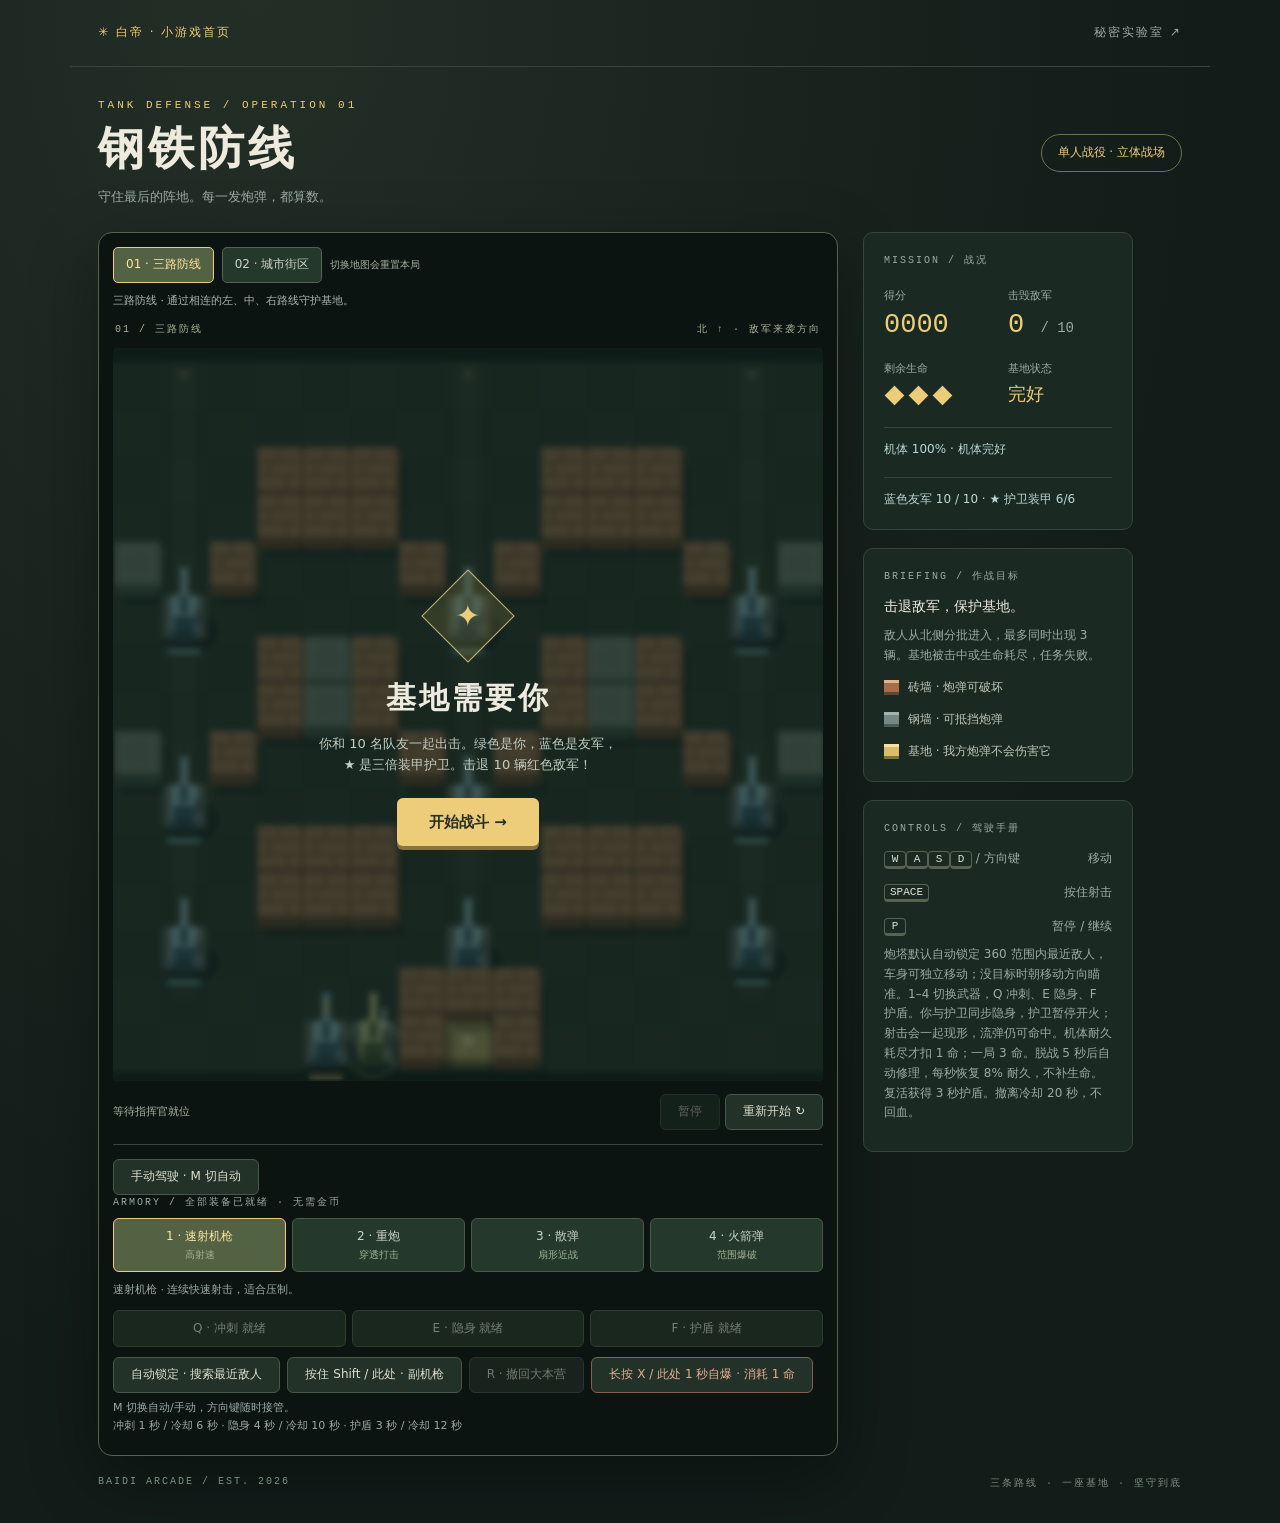
<file: tank/index.html>
<!doctype html>
<html lang="zh-CN">
<head>
<meta charset="utf-8"><meta name="viewport" content="width=device-width,initial-scale=1">
<title>钢铁防线 · 白帝小游戏</title>
<style>
:root{color-scheme:dark;--gold:#edcc7a;--text:#eeeade;--muted:#9baba5;--line:#34443e}*{box-sizing:border-box}body{margin:0;background:#121c19;color:var(--text);font:15px/1.65 system-ui,-apple-system,"PingFang SC",sans-serif;background-image:radial-gradient(ellipse at 20% 0,#34433477,transparent 65%)}button,a{-webkit-tap-highlight-color:transparent}button{font:inherit;cursor:pointer}button:focus-visible,a:focus-visible,canvas:focus-visible{outline:3px solid var(--gold);outline-offset:4px}a{color:var(--muted);text-decoration:none}a:hover{color:var(--gold)}header{max-width:1140px;margin:auto;padding:23px 28px;border-bottom:1px solid var(--line);display:flex;justify-content:space-between;gap:12px;font-size:12px;letter-spacing:2px}.brand{color:var(--gold)}main{max-width:1140px;padding:32px 28px;margin:auto}.intro{display:flex;justify-content:space-between;align-items:center;margin-bottom:25px}.kicker{font:11px monospace;letter-spacing:3px;color:var(--gold)}h1{font-size:clamp(30px,4vw,46px);line-height:1.2;margin:10px 0;letter-spacing:4px}.intro p{margin:0;color:var(--muted);font-size:13px}.badge{border:1px solid #6c7251;color:var(--gold);border-radius:30px;padding:8px 16px;font-size:12px;white-space:nowrap}.layout{display:grid;grid-template-columns:minmax(0,740px) 270px;gap:25px;align-items:start}.battle{background:#0c1411;border:1px solid #52634e;border-radius:14px;padding:14px;box-shadow:0 22px 70px #0005}.mapbar{display:flex;justify-content:space-between;font:10px monospace;letter-spacing:2px;color:#a5b495;padding:0 2px 12px}.stage{position:relative;line-height:0}canvas{display:block;width:100%;height:auto;border-radius:5px;background:#273b32;touch-action:none}.overlay{position:absolute;inset:0;display:flex;flex-direction:column;align-items:center;justify-content:center;text-align:center;background:#0b1916a8;backdrop-filter:blur(3px);border-radius:5px;line-height:1.6;padding:20px}.overlay[hidden]{display:none}.emblem{width:66px;height:66px;display:grid;place-items:center;border:1px solid #c3b477;background:#a6954930;transform:rotate(45deg);margin-bottom:25px}.emblem span{transform:rotate(-45deg);font-size:30px;color:var(--gold)}.overlay h2{font-size:30px;letter-spacing:3px;margin:0}.overlay p{color:#c3cec2;font-size:13px;max-width:300px;margin:12px 0 23px}.primary{background:var(--gold);color:#253021;border:0;border-radius:6px;padding:12px 32px;font-weight:750;box-shadow:0 4px 0 #877441}.primary:hover{background:#ffe19a}.toolbar{display:flex;justify-content:space-between;gap:10px;padding-top:13px}.quiet{border:1px solid #475749;background:#223228;color:#dedfcd;border-radius:6px;padding:7px 17px;font-size:12px}.quiet:disabled{opacity:.4;cursor:default}.live{font-size:11px;align-self:center;color:#a7b49c}.side{display:grid;gap:18px}.card{border:1px solid var(--line);border-radius:10px;padding:20px;background:#1b2923}.section-label{font:10px monospace;letter-spacing:2px;color:var(--muted)}.stats{display:grid;grid-template-columns:1fr 1fr;gap:20px;margin-top:20px}.stats small{color:var(--muted);font-size:11px;display:block}.stats strong{font:27px monospace;display:block;color:var(--gold);margin-top:4px}.stats .health{font-size:21px;letter-spacing:3px}.objective{font-size:14px;margin:12px 0 8px}.card p{font-size:12px;color:var(--muted);margin:8px 0}.legend{display:flex;gap:9px;align-items:center;font-size:12px;color:#bec7b9;margin-top:12px}.swatch{width:15px;height:15px;display:inline-block;border-top:3px solid #e3b38a;background:#a66d49;border-bottom:3px solid #624633}.swatch.steel{background:#758886;border-color:#a3b2aa #758886 #465e59}.swatch.base{background:#d9bd68;border-color:#f7e1a4 #d9bd68 #7f733d}kbd{display:inline-block;min-width:22px;text-align:center;border:1px solid #576251;border-bottom-width:3px;border-radius:4px;padding:1px 5px;color:#e0e5d6;font:11px monospace}.controls-line{display:flex;justify-content:space-between;align-items:center;margin-top:14px;font-size:12px;color:var(--muted)}.touch{display:flex;justify-content:space-between;align-items:center;margin-top:14px;gap:15px}.dpad{display:grid;grid-template-columns:repeat(3,44px);grid-template-rows:repeat(2,38px);gap:5px}.touch button{touch-action:none;user-select:none;-webkit-user-select:none;background:#28392e;border:1px solid #526449;color:#e2e7cf;border-radius:7px;font-size:18px}.touch button:active{background:#617348}.dpad [data-key=ArrowUp]{grid-column:2}.dpad [data-key=ArrowLeft]{grid-column:1;grid-row:2}.dpad [data-key=ArrowDown]{grid-column:2;grid-row:2}.dpad [data-key=ArrowRight]{grid-column:3;grid-row:2}.touch .fire{width:77px;height:77px;border-radius:50%;border-color:#a48f52;background:#514a2d;color:var(--gold);font-size:14px}.foot{margin:20px 0 0;color:#7c9082;font:10px monospace;letter-spacing:2px;display:flex;justify-content:space-between}@media(min-width:900px) and (pointer:fine){.touch{display:none}}@media(max-width:900px){.layout{grid-template-columns:minmax(0,1fr) 230px;gap:15px}.card{padding:15px}main{padding:24px 18px}.badge{display:none}}@media(max-width:660px){header{padding:17px 18px;letter-spacing:1px}.layout{grid-template-columns:1fr}.side{grid-template-columns:1fr 1fr;gap:12px}.side .manual{grid-column:1/-1}.manual .controls-line{display:inline-flex;gap:10px;margin-right:18px}.intro{margin-bottom:20px}main{padding:20px 12px}.battle{padding:10px}.mapbar{font-size:8px;letter-spacing:1px}.overlay h2{font-size:25px}.stats{gap:12px}.stats strong{font-size:23px}.foot{letter-spacing:0;font-size:9px}.live{font-size:10px}.quiet{padding:7px 12px}}

.loadout{margin-top:14px;padding-top:14px;border-top:1px solid var(--line)}.weapon-grid{display:grid;grid-template-columns:repeat(4,1fr);gap:6px;margin:9px 0}.weapon-grid button,.skills button{color:#cdd6c4;background:#25382c;border:1px solid #485d43;border-radius:6px;padding:8px 4px;font-size:12px}.weapon-grid button[aria-pressed=true]{background:#526242;border-color:var(--gold);color:#ffe4a0}.weapon-grid small{display:block;font-size:10px;color:#9fb291}.skills{display:grid;grid-template-columns:repeat(3,1fr);gap:6px;margin-top:10px}.skills button:disabled{opacity:.55;cursor:default}.loadout p{font-size:11px;color:var(--muted);margin:6px 0}.squad{margin-top:17px;padding-top:12px;border-top:1px solid var(--line);font-size:12px;color:#b8d8d5}.skills button.active{border-color:#b6e7fa;background:#3e6570}
.extras{display:flex;flex-wrap:wrap;gap:7px;margin-top:10px}.extras button{touch-action:none;user-select:none}.extras .danger{color:#e6aa94;border-color:#895e4c}.extras button:disabled{opacity:.5}.map-select{display:flex;gap:8px;align-items:center;flex-wrap:wrap;margin-bottom:9px}.map-select button{font-size:12px;padding:7px 12px;border:1px solid #52634e;border-radius:5px;background:#25382c;color:#cbd5c6}.map-select button[aria-pressed=true]{background:#526242;border-color:#edcc7a;color:#ffe4a0}.map-select small{font-size:10px;color:#a3afa3}.map-description{font-size:11px;line-height:1.6;color:#a6b4ae;margin:0 0 12px}</style>
</head>
<body>
<header><a class="brand" href="../index.html">✳ 白帝 · 小游戏首页</a><a href="../lab/index.html">秘密实验室 ↗</a></header>
<main>
<div class="intro"><div><div class="kicker">TANK DEFENSE / OPERATION 01</div><h1>钢铁防线</h1><p>守住最后的阵地。每一发炮弹，都算数。</p></div><span class="badge">单人战役 · 立体战场</span></div>
<div class="layout"><section class="battle" aria-label="坦克战场">
<div class="map-select" aria-label="选择战场"><button data-map="field" aria-pressed="true">01 · 三路防线</button><button data-map="city" aria-pressed="false">02 · 城市街区</button><small>切换地图会重置本局</small></div><p id="mapDescription" class="map-description">三路防线 · 通过相连的左、中、右路线守护基地。</p><div class="mapbar"><span id="mapName">01 / 三路防线</span><span>北 ↑ · 敌军来袭方向</span></div>
<div class="stage"><canvas id="game" width="600" height="620" tabindex="0" aria-label="坦克守护基地。方向键或WASD移动，空格开火，P暂停。也可使用下方触摸按钮。">请使用支持 Canvas 的浏览器。</canvas>
<div class="overlay" id="overlay"><div class="emblem"><span>✦</span></div><h2 id="title">基地需要你</h2><p id="message">驾驶绿色坦克，击毁 10 辆敌军坦克。带领 10 名队友守住金色基地。</p><button class="primary" id="action">开始战斗 →</button></div></div>
<div class="toolbar"><span class="live" id="status" role="status">等待指挥官就位</span><div><button class="quiet" id="pause" disabled>暂停</button> <button class="quiet" id="restart">重新开始 ↻</button></div></div>
<div class="loadout"><button class="quiet" id="auto" aria-pressed="false">手动驾驶 · M 切自动</button><div class="section-label">ARMORY / 全部装备已就绪 · 无需金币</div><div class="weapon-grid" aria-label="选择武器"><button data-weapon="0" aria-pressed="true">1 · 速射机枪<small>高射速</small></button><button data-weapon="1" aria-pressed="false">2 · 重炮<small>穿透打击</small></button><button data-weapon="2" aria-pressed="false">3 · 散弹<small>扇形近战</small></button><button data-weapon="3" aria-pressed="false">4 · 火箭弹<small>范围爆破</small></button></div><p id="weaponInfo">速射机枪 · 连续快速射击，适合压制。</p><div class="skills"><button id="dash">Q · 冲刺</button><button id="stealth">E · 隐身</button><button id="shield">F · 护盾</button></div><div class="extras"><button class="quiet" id="lock" aria-pressed="true">自动锁定 · 搜索最近敌人</button><button class="quiet" data-key="ShiftLeft">按住 Shift / 此处 · 副机枪</button><button class="quiet" id="evac">R · 撤回大本营</button><button class="quiet danger" id="selfDestruct" data-key="KeyX">长按 X / 此处 1 秒自爆 · 消耗 1 命</button></div><p>M 切换自动/手动，方向键随时接管。<br>冲刺 1 秒 / 冷却 6 秒 · 隐身 4 秒 / 冷却 10 秒 · 护盾 3 秒 / 冷却 12 秒</p></div><div class="touch" aria-label="触屏控制"><div class="dpad"><button data-key="ArrowUp" aria-label="向上移动">↑</button><button data-key="ArrowLeft" aria-label="向左移动">←</button><button data-key="ArrowDown" aria-label="向下移动">↓</button><button data-key="ArrowRight" aria-label="向右移动">→</button></div><button class="fire" data-key="Space" aria-label="射击，按住连续开火">开火<br>◎</button></div>
</section><aside class="side"><section class="card"><div class="section-label">MISSION / 战况</div><div class="stats"><div><small>得分</small><strong id="score">0000</strong></div><div><small>击毁敌军</small><strong id="kills">0 <span style="font-size:14px;color:#9baba5">/ 10</span></strong></div><div><small>剩余生命</small><strong class="health" id="lives">◆◆◆</strong></div><div><small>基地状态</small><strong id="base" style="font-size:18px">完好</strong></div></div><div class="squad" id="durability">机体 100% · 机体完好</div><div class="squad" id="squad">友军 10 / 10 · ★ 贴身护卫就位</div></section>
<section class="card"><div class="section-label">BRIEFING / 作战目标</div><div class="objective">击退敌军，保护基地。</div><p>敌人从北侧分批进入，最多同时出现 3 辆。基地被击中或生命耗尽，任务失败。</p><div class="legend"><i class="swatch"></i>砖墙 · 炮弹可破坏</div><div class="legend"><i class="swatch steel"></i>钢墙 · 可抵挡炮弹</div><div class="legend"><i class="swatch base"></i>基地 · 我方炮弹不会伤害它</div></section>
<section class="card manual"><div class="section-label">CONTROLS / 驾驶手册</div><div class="controls-line"><span><kbd>W</kbd><kbd>A</kbd><kbd>S</kbd><kbd>D</kbd> / 方向键</span><span>移动</span></div><div class="controls-line"><kbd>SPACE</kbd><span>按住射击</span></div><div class="controls-line"><kbd>P</kbd><span>暂停 / 继续</span></div><p>炮塔默认自动锁定 360 范围内最近敌人，车身可独立移动；没目标时朝移动方向瞄准。1–4 切换武器，Q 冲刺、E 隐身、F 护盾。你与护卫同步隐身，护卫暂停开火；射击会一起现形，流弹仍可命中。机体耐久耗尽才扣 1 命；一局 3 命。脱战 5 秒后自动修理，每秒恢复 8% 耐久，不补生命。复活获得 3 秒护盾。撤离冷却 20 秒，不回血。</p></section></aside></div><div class="foot"><span>BAIDI ARCADE / EST. 2026</span><span>三条路线 · 一座基地 · 坚守到底</span></div>
</main>
<script src="tank.js"></script>
</body></html>
</file>
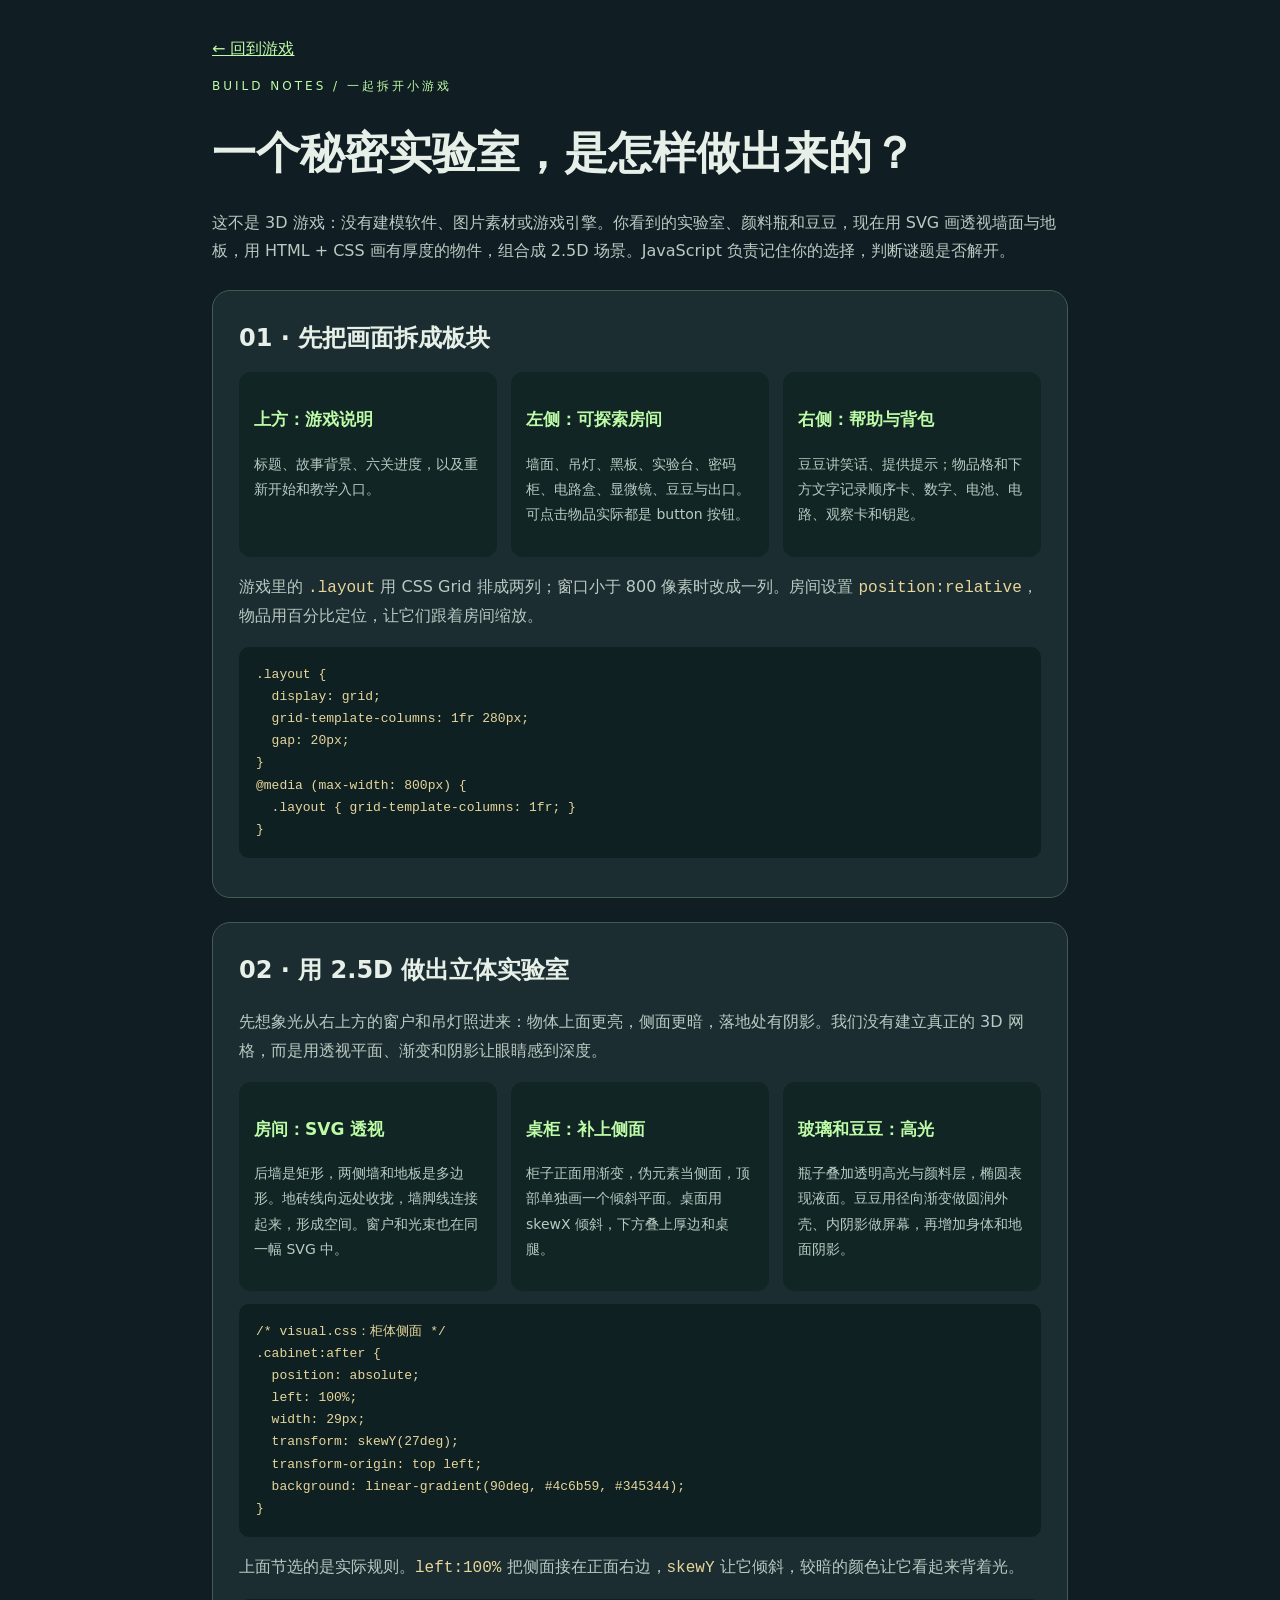
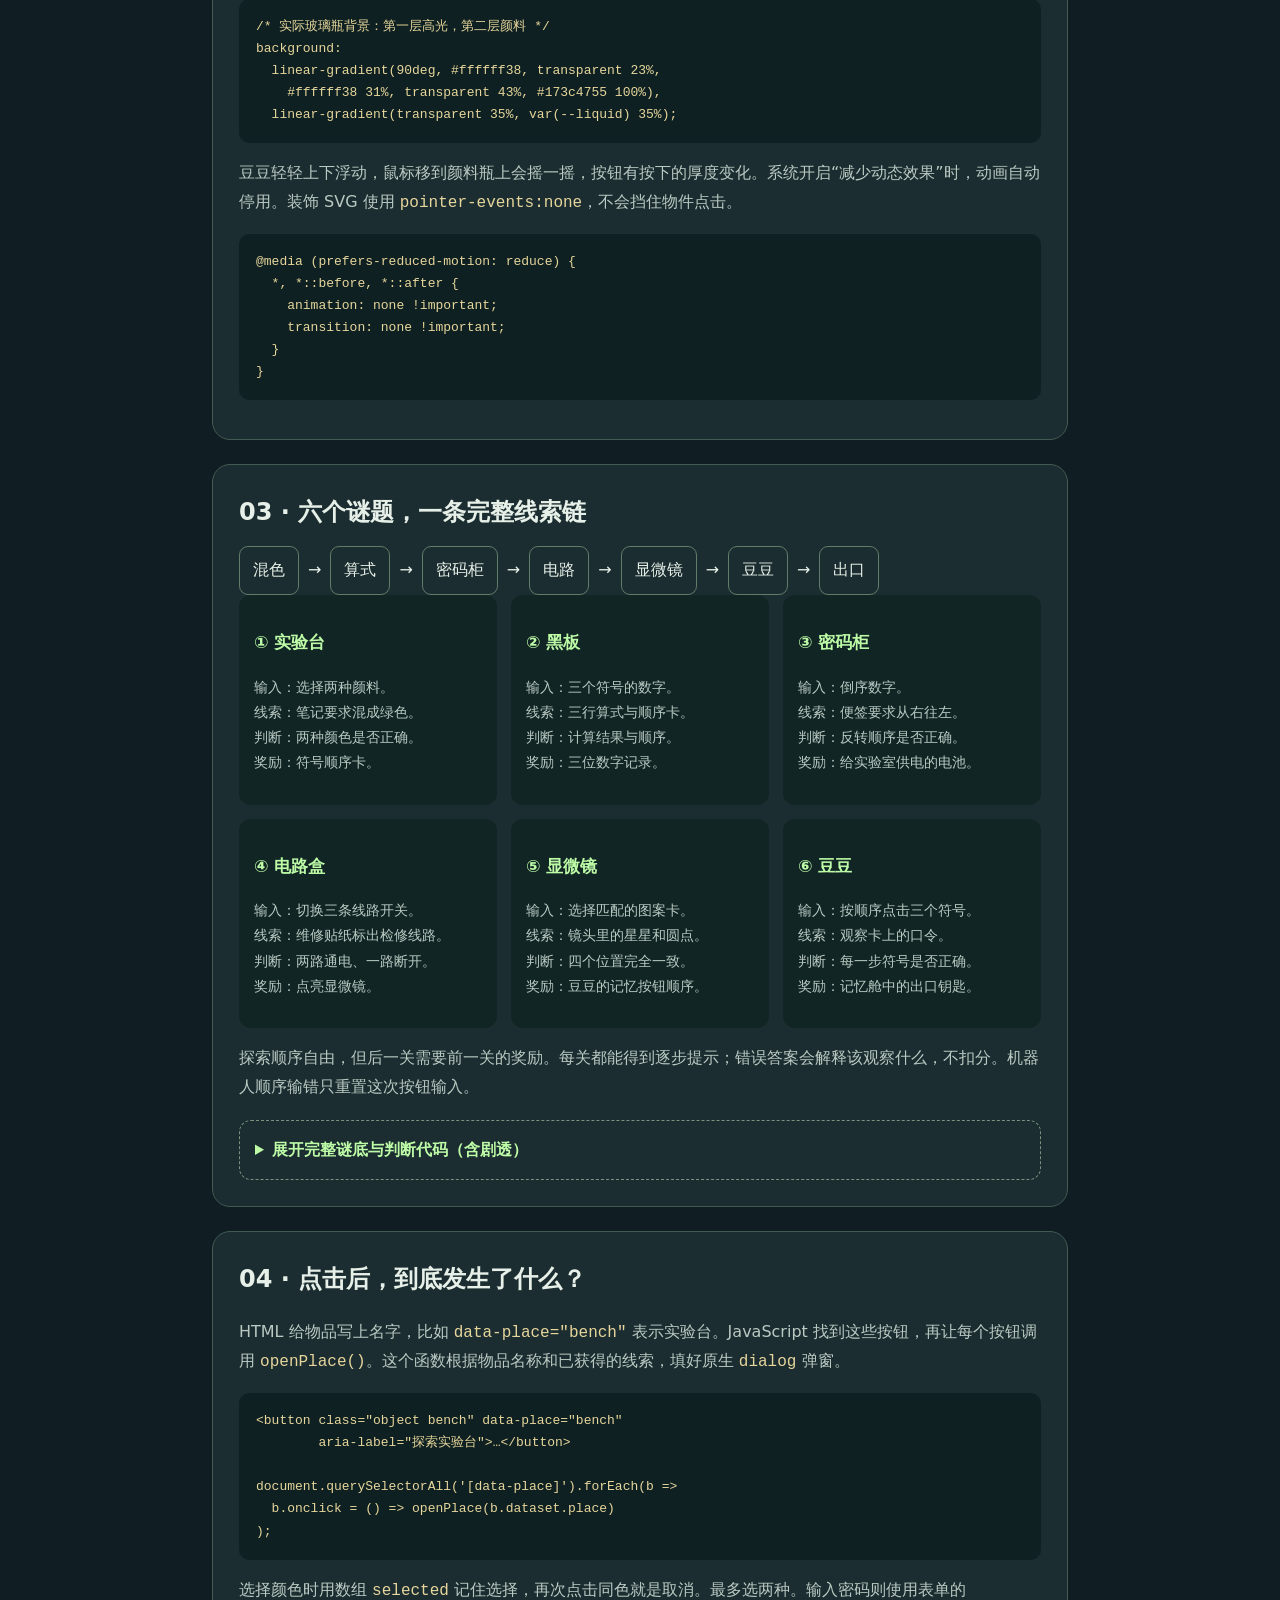
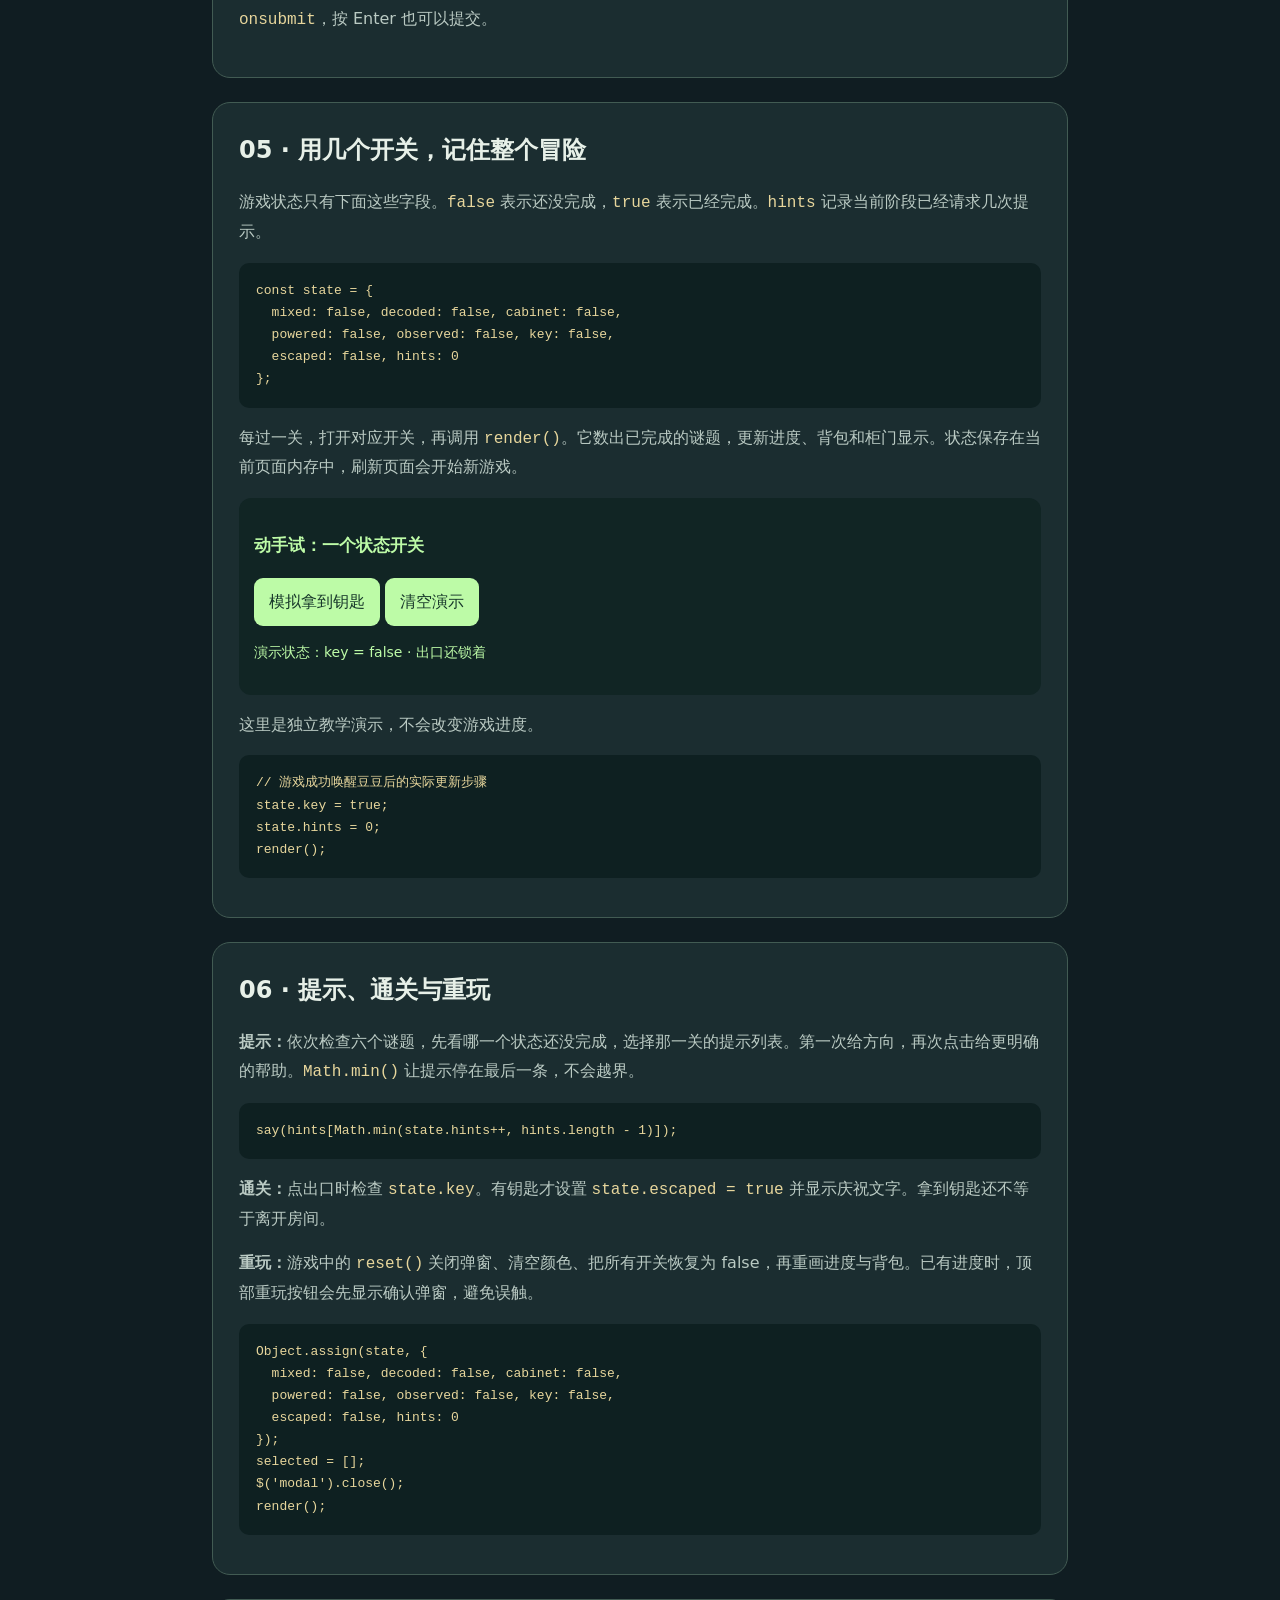
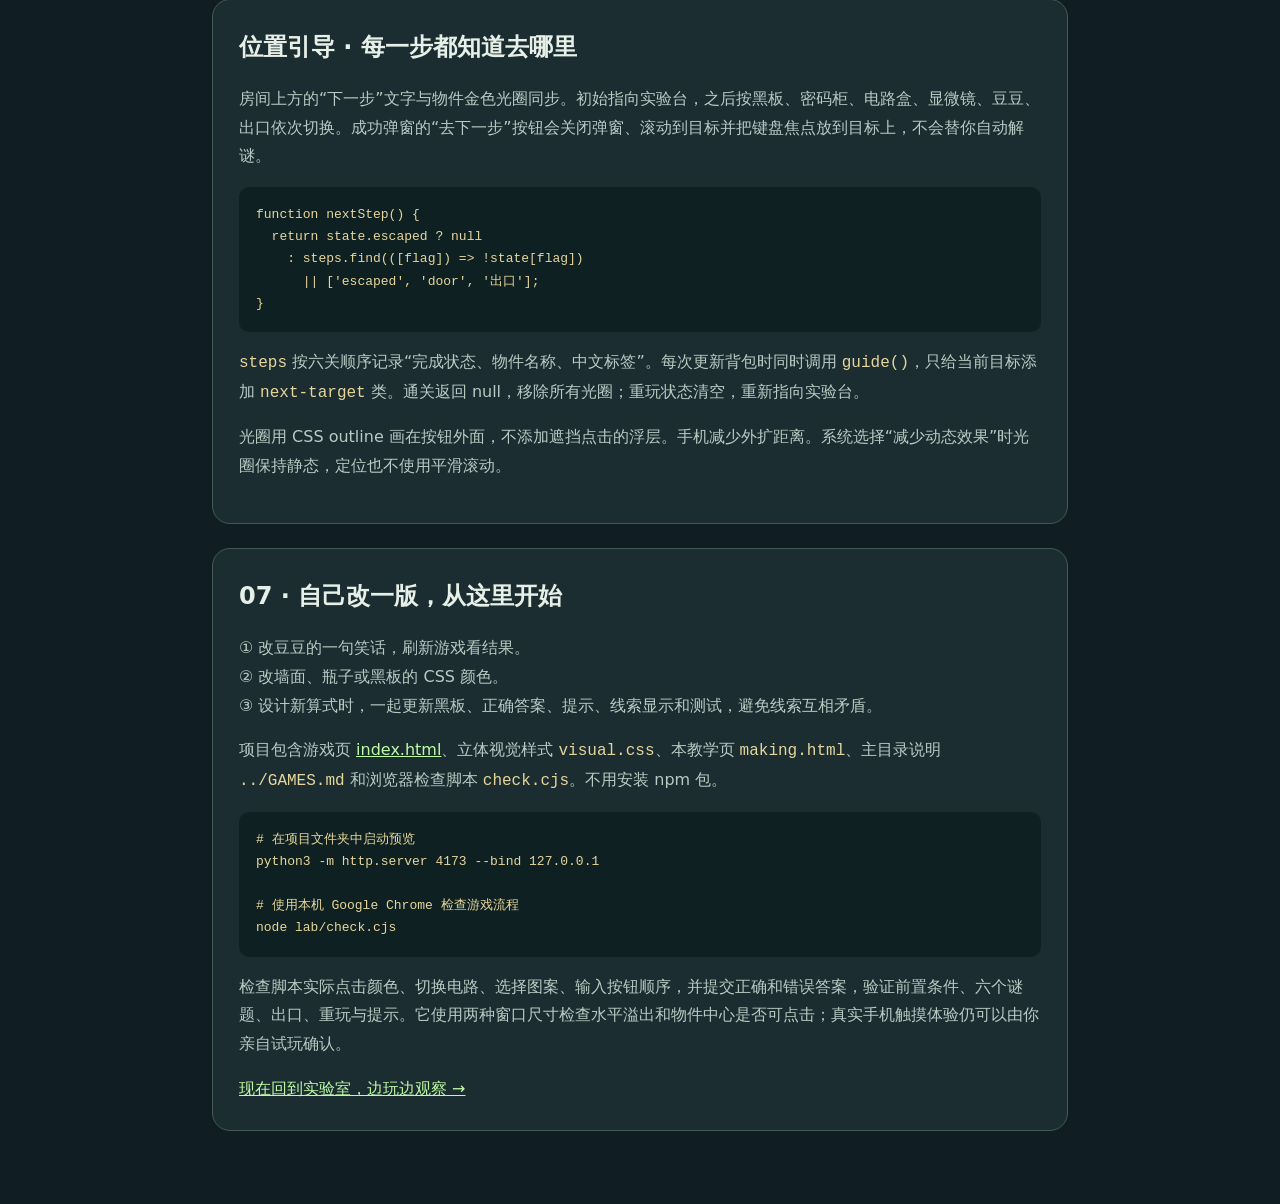
<file: lab/making.html>
<!doctype html><html lang="zh-CN"><head><meta charset="utf-8"><meta name="viewport" content="width=device-width,initial-scale=1"><title>制作揭秘 · 放学后的秘密实验室</title><style>
*{box-sizing:border-box}body{margin:0;background:#101d22;color:#e7f0e8;font:16px/1.8 system-ui,"PingFang SC",sans-serif}main{max-width:900px;margin:auto;padding:35px 22px 65px}a{color:#bdfba7}h1{font-size:clamp(28px,5vw,44px);margin:16px 0}h2{font-size:24px;margin:0 0 12px}h3{font-size:17px;color:#bdfba7}p{color:#bacac3}section{margin:24px 0;padding:26px;border:1px solid #425b53;border-radius:18px;background:#1b2d30}.kicker{letter-spacing:3px;font-size:12px;color:#bdfba7}.grid{display:grid;grid-template-columns:repeat(3,1fr);gap:14px}.card{padding:15px;background:#112524;border-radius:12px}.card p{font-size:14px}code{font-family:ui-monospace,monospace;color:#e7d69c}pre{padding:17px;background:#0e2021;border-radius:10px;overflow:auto;font-size:13px;line-height:1.7}summary{cursor:pointer;color:#bdfba7;font-weight:600}details{border:1px dashed #78937e;padding:15px;border-radius:12px;margin-top:18px}.flow{display:flex;gap:9px;flex-wrap:wrap;align-items:center}.flow span{padding:9px 13px;border:1px solid #617c69;border-radius:9px}.demo{height:130px;display:flex;align-items:center;justify-content:center;gap:55px}.bot{position:relative;width:70px;height:54px;border-radius:17px;background:#d2dfc5;border-bottom:6px solid #93afa2}.bot:before{content:"•  •";position:absolute;inset:10px 9px 8px;border-radius:8px;background:#244443;color:#bdfba7;text-align:center;line-height:23px;font-size:26px}.bot:after{content:"";position:absolute;top:-13px;left:33px;width:5px;height:14px;border-radius:6px;background:#bdfba7}.bottle{width:38px;height:72px;border:3px solid #d9e9cfb0;border-radius:5px 5px 15px 15px;background:linear-gradient(transparent 35%,#80b8d5 35%)}button{font:inherit;cursor:pointer;padding:10px 15px;border:0;border-radius:9px;background:#bdfba7;color:#18382b}button:focus-visible,a:focus-visible,summary:focus-visible{outline:3px solid #e7d69c;outline-offset:5px}.status{font-size:14px;color:#bdfba7}@media(max-width:620px){.grid{grid-template-columns:1fr}section{padding:20px}main{padding:25px 15px}}
</style></head><body><main><a href="index.html">← 回到游戏</a><p class="kicker">BUILD NOTES / 一起拆开小游戏</p><h1>一个秘密实验室，是怎样做出来的？</h1><p>这不是 3D 游戏：没有建模软件、图片素材或游戏引擎。你看到的实验室、颜料瓶和豆豆，现在用 SVG 画透视墙面与地板，用 HTML + CSS 画有厚度的物件，组合成 2.5D 场景。JavaScript 负责记住你的选择，判断谜题是否解开。</p>
<section><h2>01 · 先把画面拆成板块</h2><div class="grid"><div class="card"><h3>上方：游戏说明</h3><p>标题、故事背景、六关进度，以及重新开始和教学入口。</p></div><div class="card"><h3>左侧：可探索房间</h3><p>墙面、吊灯、黑板、实验台、密码柜、电路盒、显微镜、豆豆与出口。可点击物品实际都是 button 按钮。</p></div><div class="card"><h3>右侧：帮助与背包</h3><p>豆豆讲笑话、提供提示；物品格和下方文字记录顺序卡、数字、电池、电路、观察卡和钥匙。</p></div></div><p>游戏里的 <code>.layout</code> 用 CSS Grid 排成两列；窗口小于 800 像素时改成一列。房间设置 <code>position:relative</code>，物品用百分比定位，让它们跟着房间缩放。</p><pre><code>.layout {
  display: grid;
  grid-template-columns: 1fr 280px;
  gap: 20px;
}
@media (max-width: 800px) {
  .layout { grid-template-columns: 1fr; }
}</code></pre></section>
<section><h2>02 · 用 2.5D 做出立体实验室</h2><p>先想象光从右上方的窗户和吊灯照进来：物体上面更亮，侧面更暗，落地处有阴影。我们没有建立真正的 3D 网格，而是用透视平面、渐变和阴影让眼睛感到深度。</p><div class="grid"><div class="card"><h3>房间：SVG 透视</h3><p>后墙是矩形，两侧墙和地板是多边形。地砖线向远处收拢，墙脚线连接起来，形成空间。窗户和光束也在同一幅 SVG 中。</p></div><div class="card"><h3>桌柜：补上侧面</h3><p>柜子正面用渐变，伪元素当侧面，顶部单独画一个倾斜平面。桌面用 skewX 倾斜，下方叠上厚边和桌腿。</p></div><div class="card"><h3>玻璃和豆豆：高光</h3><p>瓶子叠加透明高光与颜料层，椭圆表现液面。豆豆用径向渐变做圆润外壳、内阴影做屏幕，再增加身体和地面阴影。</p></div></div><pre><code>/* visual.css：柜体侧面 */
.cabinet:after {
  position: absolute;
  left: 100%;
  width: 29px;
  transform: skewY(27deg);
  transform-origin: top left;
  background: linear-gradient(90deg, #4c6b59, #345344);
}</code></pre><p>上面节选的是实际规则。<code>left:100%</code> 把侧面接在正面右边，<code>skewY</code> 让它倾斜，较暗的颜色让它看起来背着光。</p><pre><code>/* 实际玻璃瓶背景：第一层高光，第二层颜料 */
background:
  linear-gradient(90deg, #ffffff38, transparent 23%,
    #ffffff38 31%, transparent 43%, #173c4755 100%),
  linear-gradient(transparent 35%, var(--liquid) 35%);</code></pre><p>豆豆轻轻上下浮动，鼠标移到颜料瓶上会摇一摇，按钮有按下的厚度变化。系统开启“减少动态效果”时，动画自动停用。装饰 SVG 使用 <code>pointer-events:none</code>，不会挡住物件点击。</p><pre><code>@media (prefers-reduced-motion: reduce) {
  *, *::before, *::after {
    animation: none !important;
    transition: none !important;
  }
}</code></pre></section>
<section><h2>03 · 六个谜题，一条完整线索链</h2><div class="flow"><span>混色</span>→<span>算式</span>→<span>密码柜</span>→<span>电路</span>→<span>显微镜</span>→<span>豆豆</span>→<span>出口</span></div><div class="grid"><div class="card"><h3>① 实验台</h3><p>输入：选择两种颜料。<br>线索：笔记要求混成绿色。<br>判断：两种颜色是否正确。<br>奖励：符号顺序卡。</p></div><div class="card"><h3>② 黑板</h3><p>输入：三个符号的数字。<br>线索：三行算式与顺序卡。<br>判断：计算结果与顺序。<br>奖励：三位数字记录。</p></div><div class="card"><h3>③ 密码柜</h3><p>输入：倒序数字。<br>线索：便签要求从右往左。<br>判断：反转顺序是否正确。<br>奖励：给实验室供电的电池。</p></div><div class="card"><h3>④ 电路盒</h3><p>输入：切换三条线路开关。<br>线索：维修贴纸标出检修线路。<br>判断：两路通电、一路断开。<br>奖励：点亮显微镜。</p></div><div class="card"><h3>⑤ 显微镜</h3><p>输入：选择匹配的图案卡。<br>线索：镜头里的星星和圆点。<br>判断：四个位置完全一致。<br>奖励：豆豆的记忆按钮顺序。</p></div><div class="card"><h3>⑥ 豆豆</h3><p>输入：按顺序点击三个符号。<br>线索：观察卡上的口令。<br>判断：每一步符号是否正确。<br>奖励：记忆舱中的出口钥匙。</p></div></div><p>探索顺序自由，但后一关需要前一关的奖励。每关都能得到逐步提示；错误答案会解释该观察什么，不扣分。机器人顺序输错只重置这次按钮输入。</p><details><summary>展开完整谜底与判断代码（含剧透）</summary><p>黄 + 蓝 → △ ○ □ 顺序卡 → 由算式解出 472 → 倒序输入 274 拿电池 → 上路开、中路关、下路开 → 显微镜选 B（星星在左上和右下）→ 按太阳、月亮、星星 → 拿钥匙点击出口。</p><pre><code>// 实际电路判断：三项必须同时正确
if (!switches[0] || switches[1] || !switches[2])
  return feedback('还没接对。上、下两路要开，中路检修要关。');
state.powered = true;
state.hints = 0;
render();</code></pre><p>显微镜检查按钮的 <code>data-pattern</code> 是否为 <code>b</code>；机器人把点击符号放入 <code>sequence</code>，逐个与 <code>['☀','☾','★']</code> 比较。</p></details></section>
<section><h2>04 · 点击后，到底发生了什么？</h2><p>HTML 给物品写上名字，比如 <code>data-place="bench"</code> 表示实验台。JavaScript 找到这些按钮，再让每个按钮调用 <code>openPlace()</code>。这个函数根据物品名称和已获得的线索，填好原生 <code>dialog</code> 弹窗。</p><pre><code>&lt;button class="object bench" data-place="bench"
        aria-label="探索实验台"&gt;…&lt;/button&gt;

document.querySelectorAll('[data-place]').forEach(b =&gt;
  b.onclick = () =&gt; openPlace(b.dataset.place)
);</code></pre><p>选择颜色时用数组 <code>selected</code> 记住选择，再次点击同色就是取消。最多选两种。输入密码则使用表单的 <code>onsubmit</code>，按 Enter 也可以提交。</p></section>
<section><h2>05 · 用几个开关，记住整个冒险</h2><p>游戏状态只有下面这些字段。<code>false</code> 表示还没完成，<code>true</code> 表示已经完成。<code>hints</code> 记录当前阶段已经请求几次提示。</p><pre><code>const state = {
  mixed: false, decoded: false, cabinet: false,
  powered: false, observed: false, key: false,
  escaped: false, hints: 0
};</code></pre><p>每过一关，打开对应开关，再调用 <code>render()</code>。它数出已完成的谜题，更新进度、背包和柜门显示。状态保存在当前页面内存中，刷新页面会开始新游戏。</p><div class="card"><h3>动手试：一个状态开关</h3><button id="try">模拟拿到钥匙</button> <button id="clear">清空演示</button><p class="status" id="demoState" aria-live="polite">演示状态：key = false · 出口还锁着</p></div><p>这里是独立教学演示，不会改变游戏进度。</p><pre><code>// 游戏成功唤醒豆豆后的实际更新步骤
state.key = true;
state.hints = 0;
render();</code></pre></section>
<section><h2>06 · 提示、通关与重玩</h2><p><strong>提示：</strong>依次检查六个谜题，先看哪一个状态还没完成，选择那一关的提示列表。第一次给方向，再次点击给更明确的帮助。<code>Math.min()</code> 让提示停在最后一条，不会越界。</p><pre><code>say(hints[Math.min(state.hints++, hints.length - 1)]);</code></pre><p><strong>通关：</strong>点出口时检查 <code>state.key</code>。有钥匙才设置 <code>state.escaped = true</code> 并显示庆祝文字。拿到钥匙还不等于离开房间。</p><p><strong>重玩：</strong>游戏中的 <code>reset()</code> 关闭弹窗、清空颜色、把所有开关恢复为 false，再重画进度与背包。已有进度时，顶部重玩按钮会先显示确认弹窗，避免误触。</p><pre><code>Object.assign(state, {
  mixed: false, decoded: false, cabinet: false,
  powered: false, observed: false, key: false,
  escaped: false, hints: 0
});
selected = [];
$('modal').close();
render();</code></pre></section>
<section><h2>位置引导 · 每一步都知道去哪里</h2><p>房间上方的“下一步”文字与物件金色光圈同步。初始指向实验台，之后按黑板、密码柜、电路盒、显微镜、豆豆、出口依次切换。成功弹窗的“去下一步”按钮会关闭弹窗、滚动到目标并把键盘焦点放到目标上，不会替你自动解谜。</p><pre><code>function nextStep() {
  return state.escaped ? null
    : steps.find(([flag]) =&gt; !state[flag])
      || ['escaped', 'door', '出口'];
}</code></pre><p><code>steps</code> 按六关顺序记录“完成状态、物件名称、中文标签”。每次更新背包时同时调用 <code>guide()</code>，只给当前目标添加 <code>next-target</code> 类。通关返回 null，移除所有光圈；重玩状态清空，重新指向实验台。</p><p>光圈用 CSS outline 画在按钮外面，不添加遮挡点击的浮层。手机减少外扩距离。系统选择“减少动态效果”时光圈保持静态，定位也不使用平滑滚动。</p></section><section><h2>07 · 自己改一版，从这里开始</h2><p>① 改豆豆的一句笑话，刷新游戏看结果。<br>② 改墙面、瓶子或黑板的 CSS 颜色。<br>③ 设计新算式时，一起更新黑板、正确答案、提示、线索显示和测试，避免线索互相矛盾。</p><p>项目包含游戏页 <a href="index.html">index.html</a>、立体视觉样式 <code>visual.css</code>、本教学页 <code>making.html</code>、主目录说明 <code>../GAMES.md</code> 和浏览器检查脚本 <code>check.cjs</code>。不用安装 npm 包。</p><pre><code># 在项目文件夹中启动预览
python3 -m http.server 4173 --bind 127.0.0.1

# 使用本机 Google Chrome 检查游戏流程
node lab/check.cjs</code></pre><p>检查脚本实际点击颜色、切换电路、选择图案、输入按钮顺序，并提交正确和错误答案，验证前置条件、六个谜题、出口、重玩与提示。它使用两种窗口尺寸检查水平溢出和物件中心是否可点击；真实手机触摸体验仍可以由你亲自试玩确认。</p><a href="index.html">现在回到实验室，边玩边观察 →</a></section></main><script>let hasKey=false;function show(){document.getElementById('demoState').textContent='演示状态：key = '+hasKey+' · '+(hasKey?'现在可以开门啦':'出口还锁着')}document.getElementById('try').onclick=()=>{hasKey=true;show()};document.getElementById('clear').onclick=()=>{hasKey=false;show()};</script></body></html>
</file>
<file: english/styles.css>
:root{--ink:#203e35;--green:#214f42;--green-hover:#173e32;--mint:#e8f0e9;--paper:#f8f9f5;--white:#fffefa;--line:#e4e8e0;--muted:#69766d;--orange:#b95029;--peach:#f9ecdc;--radius:18px;font-family:"PingFang SC","Hiragino Sans GB","Microsoft YaHei",sans-serif;color:var(--ink);background:var(--paper);font-synthesis:none}
*{box-sizing:border-box}body{margin:0}button,a{-webkit-tap-highlight-color:transparent}button{font:inherit;color:inherit;cursor:pointer}a{color:inherit}button:disabled{cursor:default;opacity:.5}button:focus-visible,a:focus-visible{outline:3px solid #cf6a2e;outline-offset:4px}button{touch-action:manipulation}button svg{flex-shrink:0}button:active:not(:disabled){transform:translateY(1px)}[hidden]{display:none!important}.sr-only{position:absolute;width:1px;height:1px;padding:0;margin:-1px;overflow:hidden;clip:rect(0,0,0,0);white-space:nowrap;border:0}.skip-link{position:fixed;z-index:20;left:18px;top:-80px;padding:12px 18px;background:var(--green);color:white;border-radius:10px}.skip-link:focus{top:12px}
.app-shell{max-width:1600px;min-height:100vh;margin:auto;display:grid;grid-template-columns:246px minmax(0,1fr)}.sidebar{background:#f0f3ec;padding:35px 20px 24px;display:flex;flex-direction:column;border-right:1px solid var(--line)}.brand{display:flex;gap:10px;align-items:center;text-decoration:none;padding:0 9px;font-weight:700;font-size:20px;letter-spacing:1px}.brand-icon{color:var(--green);width:37px;height:37px;display:block}.brand-icon svg{width:100%;height:100%}.brand small{display:block;font-size:11px;font-weight:400;letter-spacing:2px;color:var(--muted);margin-top:5px}.book-label{display:flex;justify-content:space-between;align-items:center;margin:50px 12px 16px;font-size:12px;color:var(--muted)}.edition{font-size:10px;border:1px solid #d7dfd1;border-radius:5px;padding:3px 6px}.unit-nav{display:grid;gap:6px}.unit-button{border:0;background:transparent;border-radius:12px;min-height:68px;display:flex;align-items:center;gap:12px;padding:10px 12px;text-align:left;width:100%;transition:background .16s}.unit-button:hover{background:#e5ebe1}.unit-button[aria-current=true]{background:var(--green);color:white}.unit-number{width:34px;height:34px;display:grid;place-items:center;border:1px solid #d5dfd1;border-radius:10px;font-size:15px;font-family:Georgia,serif}.unit-button[aria-current=true] .unit-number{border-color:#709083;color:white}.unit-name{font-weight:600;font-size:14px}.unit-name small{display:block;font-size:10px;font-weight:400;margin-top:5px;opacity:.7}.unit-arrow{margin-left:auto;opacity:.7}.sidebar-note{margin:auto 12px 0;padding-top:35px;color:#778473}.sidebar-note svg{color:#889b7e}.sidebar-note p{font-size:12px;line-height:1.9;margin-bottom:0}
.workspace{min-width:0}.topbar{height:82px;padding:0 45px;display:flex;justify-content:space-between;align-items:center;border-bottom:1px solid var(--line);font-size:12px;color:var(--muted)}.paper-reminder{display:flex;gap:7px;align-items:center}main{padding:34px 45px 20px;min-height:calc(100vh - 150px);outline:none}.hero{display:flex;justify-content:space-between;align-items:center;background:#e9efe4;border:1px solid #dfe7d7;border-radius:22px;min-height:223px;padding:30px 34px;overflow:hidden}.hero-copy{z-index:1}.hero-kicker{font-size:12px;display:flex;align-items:center;gap:9px;color:#55704f}.hero-kicker:before{content:"";display:block;width:6px;height:6px;border-radius:50%;background:#6c8b54}.hero h1{font-size:34px;font-weight:650;letter-spacing:1px;margin:15px 0 10px;line-height:1.4}.hero p{font-size:13px;color:#5c7058;margin:0;line-height:1.9}.hero-art{width:230px;height:170px;flex-shrink:0;margin-right:5px}.section-top{display:flex;align-items:center;justify-content:space-between;gap:16px;margin:30px 0 20px}.section-heading{display:flex;align-items:center;gap:12px}.section-heading h2{font-size:23px;letter-spacing:.5px;margin:0;font-weight:600}.count-tag{font-size:11px;background:#e9ede5;padding:5px 9px;border-radius:6px;color:#64715d}.mode-switch{display:flex;border:1px solid #dce2d6;border-radius:10px;background:#edf1e9;padding:4px;gap:3px}.mode-switch button{border:0;background:transparent;font-size:12px;min-height:36px;border-radius:7px;padding:7px 13px;display:flex;align-items:center;gap:6px}.mode-switch button[aria-pressed=true]{background:var(--white);box-shadow:0 1px 4px #243e3114;color:var(--green);font-weight:600}.toolbar{display:flex;justify-content:space-between;align-items:center;gap:16px;flex-wrap:wrap;margin-bottom:18px}.filter-buttons{display:flex;align-items:center;gap:8px}.filter-button{background:none;border:1px solid transparent;min-height:38px;padding:8px 12px;border-radius:8px;color:var(--muted);font-size:12px;display:flex;align-items:center;gap:7px}.filter-button[aria-pressed=true]{background:#e7eee5;border-color:#d8e4d3;color:var(--green)}.filter-count{font-size:10px;background:#f5f7f2;padding:1px 5px;border-radius:4px}.toolbar-right{display:flex;align-items:center;gap:14px}.hide-button{background:none;border:0;font-size:12px;color:#52634f;min-height:40px;display:flex;gap:6px;align-items:center;padding:8px 0}.voice-status{font-size:11px;color:var(--muted);display:flex;align-items:center;gap:5px}.voice-dot{width:5px;height:5px;border-radius:50%;background:#668160}.voice-dot.unavailable{background:#b56837}.word-grid{display:grid;grid-template-columns:repeat(3,minmax(0,1fr));gap:14px}.word-card{background:var(--white);border:1px solid var(--line);border-radius:14px;min-height:182px;padding:18px 20px;position:relative;transition:border-color .16s}.word-card:hover{border-color:#b7c9ad}.card-top{display:flex;justify-content:space-between;align-items:center;margin-bottom:13px}.entry-number{font-family:Georgia,serif;color:#8b9588;font-size:12px}.review-toggle{border:0;background:none;width:32px;height:32px;min-height:32px;padding:7px;color:#959f91;margin:-6px -7px -6px 0;border-radius:6px}.review-toggle[aria-pressed=true]{color:var(--orange);background:#fbefdc}.word-button{display:flex;align-items:flex-start;justify-content:space-between;gap:9px;width:100%;text-align:left;border:0;padding:0;background:none;min-height:45px}.word-text{display:block;font-family:"Avenir Next","Trebuchet MS",Arial,sans-serif;font-size:25px;font-weight:650;letter-spacing:-.6px;line-height:1.2;overflow-wrap:anywhere}.play-icon{color:#64835a;background:#eef4e8;display:grid;place-items:center;flex-shrink:0;width:31px;height:31px;border-radius:50%;margin-top:0}.word-button:hover .play-icon{background:#dce8d2;color:var(--green)}.word-button.is-speaking .play-icon{background:var(--green);color:white}.ipa{font-family:"Charis SIL","Gentium Plus","Times New Roman",serif;color:#60705f;font-size:15px;line-height:1.5;margin:7px 0 12px;overflow-wrap:anywhere}.meaning{font-size:13px;line-height:1.65;margin:0;overflow-wrap:anywhere}.entry-note{font-size:11px;line-height:1.7;color:#6a7467;margin:8px 0 0;padding-top:6px;border-top:1px dashed var(--line)}.type-tag{display:inline-block;font-size:9px;color:#7c7055;background:#f3efe4;border-radius:4px;padding:1px 5px;margin-left:6px;font-weight:400;vertical-align:middle}.hidden-word{display:block;height:28px;width:90px;border-bottom:2px solid #b5c3aa;background:repeating-linear-gradient(90deg,transparent 0 13px,#e8eee1 13px 15px)}.hidden-ipa{height:20px;display:flex;align-items:center;color:#7b8873;font-family:inherit;font-size:11px}.empty-state{background:var(--white);border:1px dashed #c6d2bd;border-radius:var(--radius);padding:50px 20px;text-align:center}.empty-state svg{color:#8da27b}.empty-state h3{font-size:18px;margin:15px 0 10px}.empty-state p{font-size:13px;color:var(--muted);line-height:1.8;margin:0 0 20px}.study-tip{font-size:11px;line-height:1.8;color:#6c7964;display:flex;gap:7px;align-items:flex-start;margin:17px 1px 0}.study-tip svg{flex-shrink:0;margin-top:2px}.start-strip{background:#f2eee3;border:1px solid #e6e1d3;border-radius:14px;padding:19px 22px;display:flex;align-items:center;justify-content:space-between;gap:18px;margin-top:25px}.strip-text strong{font-size:14px;font-weight:600}.strip-text p{font-size:11px;color:#796e5b;line-height:1.7;margin:5px 0 0}.primary-button{border:1px solid var(--green);background:var(--green);color:white;min-height:44px;display:inline-flex;justify-content:center;align-items:center;gap:9px;padding:11px 19px;border-radius:9px;font-size:13px;white-space:nowrap}.primary-button:hover{background:var(--green-hover)}.secondary-button{border:1px solid #cdd7c6;background:var(--white);min-height:44px;display:inline-flex;justify-content:center;align-items:center;gap:8px;padding:11px 18px;border-radius:9px;font-size:13px}.secondary-button:hover{background:#edf2e7}.footer{font-size:10px;color:#7b8575;display:flex;justify-content:space-between;gap:15px;padding:18px 45px 25px}.notice-stack{position:fixed;z-index:10;bottom:18px;left:266px;right:20px;pointer-events:none;display:grid;justify-items:center;gap:8px}.notice{pointer-events:auto;max-width:600px;background:#fff8e8;border:1px solid #d8c59a;box-shadow:0 4px 18px #493f1a15;border-radius:10px;padding:12px 18px;margin:0;font-size:12px;line-height:1.7;color:#65542e}
.practice-heading{margin:6px 0 28px;display:flex;align-items:center;justify-content:space-between;gap:15px}.text-button{border:0;background:none;display:flex;gap:6px;align-items:center;min-height:44px;font-size:12px;color:#60705b;padding:8px 0}.practice-title h1{font-size:28px;margin:10px 0}.practice-title p{font-size:12px;color:var(--muted);margin:0}.practice-stepper{display:flex;justify-content:center;gap:6px;flex-wrap:wrap;margin:30px 0;color:#899281;font-size:12px}.practice-stepper span{display:flex;gap:7px;align-items:center}.practice-stepper .current{color:var(--green);font-weight:600}.step-index{font-family:Georgia,serif;background:#edf1e8;border:1px solid #dce4d4;border-radius:50%;width:23px;height:23px;display:grid;place-items:center;font-size:12px}.step-arrow{padding:0 14px;color:#9ca48f}.practice-card{background:var(--white);border:1px solid #dce4d5;border-radius:20px;max-width:760px;margin:0 auto;overflow:hidden;box-shadow:0 10px 35px #324e2910}.practice-card-top{padding:22px 29px;display:flex;justify-content:space-between;align-items:center;border-bottom:1px solid var(--line);font-size:12px;color:#64705c}.progress-dots{display:flex;gap:7px}.progress-dot{width:9px;height:9px;border-radius:50%;background:#e5eade}.progress-dot.done{background:#7f9e6f}.progress-dot.current{background:var(--green);box-shadow:0 0 0 3px #dfe9d6}.practice-body{text-align:center;padding:39px 30px 30px;min-height:340px;background-image:linear-gradient(#edf0e700 31px,#e9ede280 32px);background-size:100% 32px;background-position:0 11px}.prompt-label{font-size:12px;color:#7b8771;margin:0 0 15px}.practice-meaning{font-size:30px;font-weight:600;line-height:1.55;margin:0 auto 23px;max-width:560px;overflow-wrap:anywhere}.listen-button{border:1px solid #c1d1b8;background:#eef4e8;color:var(--green);border-radius:100px;display:inline-flex;align-items:center;justify-content:center;gap:10px;font-size:15px;font-weight:600;min-height:50px;padding:12px 25px}.listen-button:hover{background:#e0ecd6}.listen-button.is-speaking{background:var(--green);color:white}.practice-hint{font-size:12px;color:#78836d;margin:22px 0 2px;line-height:1.8}.answer-panel{margin:27px auto 0;max-width:500px;padding:19px 16px 0;border-top:1px dashed #c9d4c1}.answer-word{font-family:"Avenir Next","Trebuchet MS",Arial,sans-serif;font-size:36px;font-weight:650;line-height:1.3;overflow-wrap:anywhere}.answer-word.long{font-size:28px}.answer-panel .ipa{font-size:18px;margin:8px 0}.answer-panel .entry-note{border:0;margin-top:5px;padding:0}.practice-actions{border-top:1px solid var(--line);padding:22px 30px;background:#f8faf4;display:flex;justify-content:center;gap:12px;flex-wrap:wrap}.practice-actions .primary-button,.practice-actions .secondary-button{min-width:165px}.practice-bottom{font-size:11px;text-align:center;color:#7b8571;margin:20px 0;line-height:1.8}.practice-progress{height:3px;background:#edf1e6}.practice-progress-fill{height:3px;background:#60804c}.summary-body{text-align:center;padding:36px 25px}.summary-emblem{width:64px;height:64px;background:#e8f0df;border-radius:50%;display:grid;place-items:center;color:#547440;margin:0 auto 20px}.summary-body h2{font-size:26px;margin:0 0 11px}.summary-body>p{color:var(--muted);font-size:13px;line-height:1.8}.summary-stats{display:flex;justify-content:center;gap:0;margin:24px auto;max-width:300px}.summary-stat{flex:1}.summary-stat+.summary-stat{border-left:1px solid var(--line)}.summary-stat strong{display:block;font-size:30px;font-family:Georgia,serif;font-weight:400}.summary-stat span{font-size:11px;color:var(--muted)}.result-list{text-align:left;border:1px solid var(--line);border-radius:12px;max-width:520px;margin:25px auto 0;overflow:hidden}.result-row{display:flex;align-items:center;gap:13px;padding:12px 16px;font-size:12px}.result-row+.result-row{border-top:1px solid var(--line)}.result-row>svg{color:#668550;flex-shrink:0}.result-row.wrong>svg{color:var(--orange)}.result-row strong{font-size:16px;font-family:"Avenir Next","Trebuchet MS",Arial,sans-serif}.result-row>span{margin-left:auto;color:var(--muted);text-align:right}.summary-caption{margin:20px 0 0!important;font-size:11px!important}
@media(min-width:1400px){main{padding-left:60px;padding-right:60px}.topbar,.footer{padding-left:60px;padding-right:60px}.word-card{padding:20px 24px;min-height:188px}.word-text{font-size:27px}}
@media(max-width:1100px){.app-shell{grid-template-columns:214px minmax(0,1fr)}.sidebar{padding:30px 13px 22px}.brand{font-size:18px;gap:8px}.brand-icon{width:32px}.brand small{font-size:10px;letter-spacing:1px}.topbar{padding:0 28px}main{padding:28px 28px 18px}.footer{padding-left:28px;padding-right:28px}.hero{padding:25px 26px}.hero h1{font-size:29px}.hero-art{width:175px;height:150px;margin-right:-10px}.word-grid{grid-template-columns:repeat(2,minmax(0,1fr))}.notice-stack{left:230px}.section-heading h2{font-size:21px}}
@media(max-width:760px){.app-shell{display:block}.sidebar{padding:20px 20px 0;border-right:0;border-bottom:1px solid var(--line);display:block}.brand{padding:0;font-size:20px}.brand-icon{width:34px}.brand small{font-size:10px;letter-spacing:2px}.book-label,.sidebar-note{display:none}.unit-nav{display:grid;grid-template-columns:repeat(4,minmax(0,1fr));gap:6px;margin-top:18px;padding:0 0 14px}.unit-button{width:100%;min-width:0;min-height:44px;justify-content:center;padding:8px 4px;gap:0;border:1px solid #dbe3d3;border-radius:8px}.unit-button[data-unit="0"],.memory-nav{grid-column:span 2}.unit-number{width:auto;height:auto;border:0;border-radius:0;font-size:12px;font-family:inherit}.unit-number:before{content:"Unit ";white-space:pre}.unit-button[data-unit="0"] .unit-number:before{content:""}.unit-button[data-unit="0"] .unit-number{font-size:0}.unit-button[data-unit="0"] .unit-number:after{content:"专有名词";font-size:12px}.unit-name,.unit-arrow{display:none}.memory-nav .unit-number{display:none}.memory-nav .unit-name{display:block;font-size:12px}.memory-nav .unit-name small{display:none}.topbar{height:52px;padding:0 22px;font-size:10px;background:var(--paper)}.paper-reminder{gap:5px}main{padding:20px 20px 12px;min-height:60vh}.hero{min-height:190px;padding:23px 23px;border-radius:16px;position:relative}.hero h1{font-size:28px;letter-spacing:.4px;margin:12px 0 8px}.hero-kicker{font-size:10px}.hero p{font-size:11px;max-width:205px}.hero-art{width:145px;height:140px;position:absolute;right:-5px;bottom:5px;opacity:.9}.hero-copy{max-width:75%}.section-top{margin-top:24px;margin-bottom:17px;gap:8px}.section-heading{gap:7px}.section-heading h2{font-size:20px}.count-tag{font-size:10px;padding:4px 6px}.mode-switch{gap:0;padding:3px}.mode-switch button{font-size:10px;padding:6px 8px;min-height:36px;gap:4px}.mode-switch svg{width:13px;height:13px}.toolbar{gap:8px;margin-bottom:14px}.filter-buttons{gap:2px}.filter-button{font-size:11px;min-height:38px;padding:7px 9px;gap:5px}.toolbar-right{gap:9px}.hide-button{font-size:11px}.voice-status{font-size:10px}.word-grid{gap:10px}.word-card{padding:16px 15px;min-height:180px;border-radius:12px}.word-text{font-size:23px;letter-spacing:-.5px}.play-icon{width:28px;height:28px}.play-icon svg{width:14px;height:14px}.ipa{font-size:14px;margin-top:6px;margin-bottom:10px}.meaning{font-size:12px}.card-top{margin-bottom:13px}.entry-note{font-size:10px}.start-strip{padding:18px;gap:10px;align-items:flex-start;flex-direction:column}.start-strip .primary-button{width:100%;margin-top:4px}.strip-text strong{font-size:14px}.footer{padding:15px 21px 24px;flex-direction:column;font-size:9px;gap:7px}.notice-stack{left:15px;right:15px;bottom:max(15px,env(safe-area-inset-bottom))}.notice{font-size:11px}.practice-heading{margin:0 0 20px;align-items:flex-start}.practice-title h1{font-size:23px;margin:5px 0 8px}.practice-title p{font-size:11px;line-height:1.6}.practice-heading .text-button{font-size:10px;white-space:nowrap}.practice-stepper{font-size:10px;gap:2px;margin:24px 0}.practice-stepper span{gap:5px}.step-arrow{padding:0 6px}.step-index{width:21px;height:21px;font-size:11px}.practice-card{border-radius:15px}.practice-card-top{padding:18px;font-size:11px}.practice-body{padding:32px 20px 27px;min-height:310px}.practice-meaning{font-size:27px;margin-bottom:22px}.practice-actions{padding:18px 16px;gap:9px}.practice-actions .primary-button,.practice-actions .secondary-button{min-width:0;flex:1;padding:12px 10px;font-size:12px}.answer-word{font-size:32px}.answer-word.long{font-size:25px}.summary-body{padding:30px 18px}.summary-body h2{font-size:23px}.result-row{padding:12px;font-size:11px}.result-row strong{font-size:14px}.summary-stats{max-width:260px}}
@media(max-width:380px){main{padding-left:14px;padding-right:14px}.sidebar{padding-left:16px;padding-right:16px}.word-card{padding:14px 12px}.word-text{font-size:21px}.play-icon{width:25px;height:25px}.hero-art{right:-20px;opacity:.6}.hero-copy{max-width:85%}.toolbar-right{gap:7px}.voice-status{font-size:9px}.filter-button{padding:7px}.section-heading h2{font-size:18px}.mode-switch button{padding:6px}.step-arrow{padding:0 4px}}
@media(prefers-reduced-motion:reduce){*,*::before,*::after{transition:none!important;scroll-behavior:auto!important}}

/* Keep the clickable area generous without enlarging the star artwork. */
.mode-switch button,.filter-button,.hide-button{min-height:44px}
.review-toggle{width:44px;height:44px;min-height:44px;padding:13px;margin:-12px -12px -12px 0}
@media(max-width:760px){.section-top{flex-wrap:wrap}.mode-switch button{font-size:11px}.filter-button,.hide-button{font-size:12px}}
.mobile-break{display:none}
@media(max-width:760px){.mobile-break{display:block}.unit-number{display:block;white-space:nowrap}}

.topbar-left{display:flex;align-items:center;gap:18px;min-width:0}.back-hall{display:inline-flex;align-items:center;min-height:44px;text-decoration:none;color:var(--green);white-space:nowrap}.back-hall:hover{text-decoration:underline}
@media(max-width:760px){.topbar-left{gap:10px}.back-hall{font-size:11px}}

.reading-settings{margin:0 0 24px;padding:0 0 21px;border-bottom:1px solid var(--line)}
.reading-controls{display:flex;gap:15px;align-items:flex-end}.reading-label{font-size:13px;font-weight:600;align-self:center;margin-right:auto;white-space:nowrap}
.reading-controls label{display:flex;flex-direction:column;gap:7px;font-size:11px;color:var(--muted);min-width:0}.reading-controls select{font:inherit;font-size:13px;color:var(--ink);background:var(--white);border:1px solid #cdd7c6;border-radius:8px;min-height:44px;padding:8px 32px 8px 11px;width:100%;max-width:100%;cursor:pointer}.reading-controls select:focus-visible{outline:3px solid #cf6a2e;outline-offset:3px}.accent-field{width:136px}.role-field{width:210px}.voice-help{font-size:11px;line-height:1.8;color:var(--muted);margin:11px 0 0}.voice-preview.is-speaking{background:var(--green);color:white}
@media(max-width:1000px){.reading-controls{flex-wrap:wrap}.reading-label{width:100%;margin-right:0}.role-field{flex:1}.voice-preview{font-size:12px}}
@media(max-width:760px){.reading-settings{margin-bottom:20px;padding-bottom:17px}.reading-controls{gap:10px}.reading-label{font-size:12px}.accent-field{width:118px}.role-field{width:auto;flex:1}.voice-preview{width:100%;min-height:44px}.voice-help{font-size:10px}.reading-controls select{font-size:12px}}

.ph-vowel{color:#a24420}.ph-group{color:#146c60;text-decoration:underline;text-decoration-color:#9bbfb0;text-decoration-thickness:2px;text-underline-offset:.16em}.ph-silent{color:#6e756d;text-decoration:underline dotted;text-underline-offset:.15em}.phonics-legend{display:flex;flex-wrap:wrap;align-items:center;gap:8px 15px;margin:0 0 18px;padding:12px 15px;background:#edf2e8;border:1px solid #dfe7d7;border-radius:10px;color:#596c53;font-size:11px;line-height:1.6}.phonics-legend strong{font-weight:600;margin-right:2px}.phonics-legend>span{display:flex;align-items:center;gap:6px;white-space:nowrap}.ph-key{display:inline-block;width:10px;height:10px;border-radius:2px}.ph-key-vowel{background:#a24420}.ph-key-group{background:#146c60;border-bottom:2px solid #90b7a6}.ph-key-silent{background:transparent;border:2px dotted #6e756d}.phonics-legend small{font-size:10px;margin-left:auto;color:#64745e}.answer-panel .phonics-legend{justify-content:center;margin:20px 0 0;text-align:center;background:#f3f6ee;padding:10px}.answer-panel .phonics-legend small{width:100%;margin:0}.answer-panel .phonics-legend strong{display:none}
@media(max-width:760px){.phonics-legend{gap:7px 12px;font-size:10px;padding:11px 12px}.phonics-legend strong{width:100%;font-size:11px}.phonics-legend small{width:100%;margin:0}.answer-panel .phonics-legend strong{display:none}}

/* Reserve both panes so revealing or changing an answer never moves the controls. */
.practice-question{max-width:880px}.practice-question .practice-body{display:grid;grid-template-columns:minmax(0,1fr) minmax(0,1fr);padding:0;height:420px;min-height:0}.practice-listening{display:flex;flex-direction:column;align-items:center;justify-content:safe center;padding:30px 24px;min-width:0;min-height:0;overflow:auto}.practice-listening .practice-meaning{font-size:28px}.practice-checking{display:flex;flex-direction:column;min-width:0;min-height:0;border-left:1px solid var(--line);background:#fffdf7}.practice-answer-content{flex:1;min-height:0;overflow:auto;padding:26px 22px;display:flex;align-items:safe center;justify-content:center}.practice-question .answer-panel{margin:0;padding:0;border:0;width:100%;max-width:none}.answer-placeholder{color:#7b8771}.answer-placeholder h3{font-size:19px;font-weight:500;margin:16px 0 12px}.answer-placeholder p{font-size:12px;line-height:1.9;margin:0}.practice-question .practice-actions{display:grid;grid-template-columns:repeat(2,minmax(0,1fr));flex-shrink:0;min-height:78px;padding:16px;gap:9px}.practice-question .practice-actions [data-action="reveal"],.practice-question .practice-actions #play-recording{grid-column:1/-1}.practice-question .practice-actions button{min-width:0;flex:1;padding:10px;font-size:13px}.question-navigation{display:flex;align-items:center;justify-content:space-between;gap:10px;padding:16px 22px;border-top:1px solid var(--line);background:#f8faf4}.question-navigation>span{font-size:11px;color:var(--muted)}.question-navigation button{font-size:12px;padding:9px 13px}.question-navigation button:disabled{opacity:.4;cursor:default}.keyboard-help{display:flex;justify-content:center;flex-wrap:wrap;gap:10px 20px;color:var(--muted);font-size:11px;line-height:1.8;margin:18px 0 8px}.keyboard-help span{white-space:nowrap}kbd{font:inherit;border:1px solid #cfd8c7;border-bottom-width:2px;border-radius:4px;padding:1px 5px;background:#fffdf7;margin-right:3px}.keyboard-help+.practice-bottom{margin-top:8px}
@media(max-width:600px){.practice-question .practice-body{grid-template-columns:minmax(0,1fr);grid-template-rows:200px minmax(0,1fr);height:600px}.practice-listening{padding:18px}.practice-listening .practice-meaning{font-size:25px;margin-bottom:14px}.practice-listening .practice-hint{margin-top:12px;font-size:11px}.practice-listening .prompt-label{margin-bottom:8px}.practice-checking{border-left:0;border-top:1px solid var(--line)}.practice-answer-content{padding:20px}.question-navigation{padding:12px;gap:6px}.question-navigation button{font-size:11px;padding:8px 10px}.question-navigation>span{font-size:10px}.keyboard-help{gap:8px;font-size:10px}}

.memory-hero{display:flex;align-items:center;justify-content:space-between;gap:22px;padding:30px 34px;border-radius:20px;background:#e9efe4;border:1px solid #dfe7d7}.memory-hero h1{font-size:32px;line-height:1.4;margin:14px 0 12px;outline:none}.memory-hero p{font-size:13px;line-height:1.9;color:#5c7058;margin:0}.memory-total{font:50px Georgia,serif;color:var(--green);text-align:center;flex-shrink:0}.memory-total small{display:block;font:11px sans-serif;margin-top:8px}.memory-toolbar{justify-content:space-between;flex-wrap:wrap}.memory-tools{display:flex;align-items:flex-end;justify-content:space-between;gap:16px;flex-wrap:wrap}.memory-tools label{font-size:11px;color:var(--muted);display:grid;gap:7px;min-width:210px}.memory-tools input{font:inherit;font-size:13px;min-height:44px;border:1px solid #c8d5bf;border-radius:8px;background:#fffdf7;padding:10px 13px;color:var(--ink);width:100%}.memory-tools input:focus-visible{outline:3px solid #cf6a2e;outline-offset:2px}.memory-jumps{display:flex;flex-wrap:wrap;gap:7px}.memory-jumps a{font-size:11px;text-decoration:none;border:1px solid #d7e0ce;background:#f3f6ee;border-radius:6px;padding:12px 10px;min-height:44px}.memory-guide{font-size:12px;color:var(--muted);line-height:1.9;margin:18px 0 22px}.memory-section{scroll-margin-top:20px;margin-top:30px}.memory-section-heading{display:flex;align-items:center;gap:12px;margin-bottom:15px}.memory-section-heading h2{font-size:20px;margin:0}.memory-section-heading>span{font-size:11px;color:var(--muted)}.memory-grid{display:grid;grid-template-columns:repeat(2,minmax(0,1fr));align-items:start;gap:18px}.memory-group{min-width:0;border:1px solid #dce4d5;background:var(--white);border-radius:15px;padding:20px;box-shadow:0 5px 18px #324e2906}.memory-group-header{display:flex;align-items:start;justify-content:space-between;gap:10px}.memory-group-header h3{margin:0;font-size:17px;line-height:1.6}.memory-group-header>span{font-size:10px;white-space:nowrap;color:var(--muted);padding-top:5px}.memory-tip{font-size:12px;color:#566c4d;line-height:1.9;background:#f0f4e9;border-radius:7px;padding:11px 13px;margin:13px 0}.memory-entry{display:flex;justify-content:space-between;align-items:center;gap:8px;padding:12px 0;border-bottom:1px solid var(--line);min-width:0}.memory-entry>div{min-width:0;flex:1}.memory-word-button{display:flex;align-items:center;gap:9px;max-width:100%;min-height:36px;border:0;padding:0;background:none;text-align:left}.memory-word-text{font-family:"Avenir Next","Trebuchet MS",Arial,sans-serif;font-size:20px;font-weight:600;overflow-wrap:anywhere;min-width:0}.memory-word-button>svg{color:#6c8561;flex-shrink:0}.memory-word-button.is-speaking>svg{color:var(--orange)}.memory-word-text .hidden-word{display:block;width:90px;height:18px}.memory-ipa{font-size:13px;color:#78836d;margin:3px 0 5px;overflow-wrap:anywhere}.memory-meaning{font-size:12px;line-height:1.6;margin:0;color:var(--muted)}.memory-recall{font-size:11px;color:#7a6b50;line-height:1.9;margin:14px 0}.memory-group>.secondary-button{width:100%;font-size:12px}
@media(max-width:760px){.memory-hero{padding:24px 22px;gap:14px}.memory-hero h1{font-size:25px}.memory-hero p{font-size:11px}.memory-total{font-size:36px}.memory-total small{font-size:10px}.memory-tools label{width:100%}.memory-jumps{width:100%}.memory-jumps a{flex:1;text-align:center;padding:11px 7px;font-size:10px}.memory-grid{grid-template-columns:minmax(0,1fr);gap:14px}.memory-group{padding:18px}.memory-section-heading h2{font-size:18px}.mode-switch{flex-wrap:wrap}}

.source-field{width:176px}.reading-controls select:disabled{opacity:.7;cursor:default}
@media(max-width:760px){.source-field{width:calc(100% - 128px)}.reading-controls .role-field{flex-basis:100%}}

.app-shell{position:relative}
.topbar-right{display:flex;align-items:center;gap:20px}
.reading-settings-toggle{display:inline-flex;align-items:center;justify-content:center;gap:6px;min-height:44px;border:1px solid #cdd7c6;border-radius:8px;background:var(--white);padding:8px 12px;font-size:12px;white-space:nowrap}
.reading-settings-toggle:hover{background:#edf2e7}
.reading-settings-toggle[aria-expanded=true] svg{transform:rotate(180deg)}
.reading-settings.is-collapsed{display:none}
@media(max-width:760px){
  .reading-settings-toggle{position:absolute;top:14px;right:16px;padding:8px 10px}
  .practice-mode .app-shell{height:100vh;height:100dvh;min-height:0}
  .practice-mode .sidebar,.practice-mode .footer,.practice-mode .topbar-left,.practice-mode .paper-reminder{display:none}
  .practice-mode .topbar{display:flex;height:auto;min-height:52px;flex-shrink:0;padding:max(4px,env(safe-area-inset-top)) 12px 4px;justify-content:flex-end}
  .practice-mode .reading-settings-toggle{position:static}
  .practice-mode .workspace{height:100%;min-height:0;display:flex;flex-direction:column}
  .practice-mode main{flex:1;min-height:0;padding:max(8px,env(safe-area-inset-top)) max(12px,env(safe-area-inset-right)) max(8px,env(safe-area-inset-bottom)) max(12px,env(safe-area-inset-left));display:flex;flex-direction:column}
  .practice-mode .reading-settings{flex:0 1 auto;min-height:0;display:flex;flex-direction:column;margin:0 0 8px;padding:0}
  .practice-mode .reading-settings.is-collapsed{display:none}
  .practice-mode #reading-settings-content{min-height:0;max-height:40vh;max-height:40dvh;overflow:auto;padding:0 2px 8px}
  .practice-mode .notice-stack{position:static;flex-shrink:0;display:block;max-height:20vh;max-height:20dvh;overflow:auto}
  .practice-mode .notice{max-width:none;padding:8px 10px;font-size:11px;margin-bottom:8px}
  /* Reserve the question and action rows while settings and notices share the screen. */
  .practice-mode #app{flex:1;min-height:330px;display:flex;flex-direction:column;gap:8px}
  .practice-mode .practice-heading{flex-shrink:0;gap:10px;margin:0;align-items:center}
  .practice-mode .practice-title{min-width:0}
  .practice-mode .practice-title h1{font-size:20px;margin:0 0 4px}
  .practice-mode .practice-title p{font-size:11px;line-height:1.5;margin:0}
  .practice-mode .practice-stepper,.practice-mode .keyboard-help,.practice-mode .practice-bottom,.practice-mode .practice-hint{display:none}
  .practice-mode .practice-card{flex:1;min-height:0;width:100%;margin:0;display:flex;flex-direction:column;border-radius:13px}
  .practice-mode .practice-card-top{flex-shrink:0;min-height:36px;padding:9px 14px}
  .practice-mode .practice-question .practice-body{flex:1;min-height:0;height:auto;display:flex;flex-direction:column}
  .practice-mode .practice-listening{flex:0 1 27%;min-height:72px;display:grid;grid-template-columns:minmax(0,1fr) auto;align-content:center;align-items:center;gap:6px 12px;padding:10px 14px}
  .practice-mode .practice-listening .prompt-label{grid-column:1/-1;margin:0;text-align:left;font-size:11px}
  .practice-mode .practice-listening .practice-meaning{font-size:22px;line-height:1.4;margin:0;text-align:left}
  .practice-mode .listen-button{min-height:44px;padding:8px 12px;font-size:12px;gap:6px}
  .practice-mode .listen-button svg{width:16px;height:16px}
  .practice-mode .practice-checking{flex:1;min-height:0}
  .practice-mode .practice-answer-content{padding:12px 14px}
  .practice-mode .answer-panel .prompt-label{margin-bottom:10px;font-size:11px}
  .practice-mode .answer-word{font-size:30px}
  .practice-mode .answer-word.long{font-size:23px}
  .practice-mode .answer-panel .ipa{font-size:16px;margin:6px 0}
  .practice-mode .answer-panel .phonics-legend{margin-top:10px;padding:7px;gap:5px 9px}
  .practice-mode .answer-panel .phonics-legend small{display:none}
  .practice-mode .answer-placeholder svg{width:24px;height:24px}
  .practice-mode .answer-placeholder h3{font-size:17px;margin:9px 0 7px}
  .practice-mode .answer-placeholder p{font-size:11px;line-height:1.6}
  .practice-mode .practice-question .practice-actions{min-height:64px;padding:9px 12px;gap:9px}
  .practice-mode .practice-question .practice-actions button{font-size:13px;padding:10px}
  .practice-mode .question-navigation{flex-shrink:0;min-height:62px;padding:8px 12px}
  .practice-mode .practice-progress{flex-shrink:0}
  .practice-mode .summary-body{flex:1;min-height:0;overflow:auto;padding:18px 14px}
  .practice-mode .summary-body h2{font-size:21px}
  .practice-mode .summary-emblem{width:44px;height:44px;margin-bottom:12px}
  .practice-mode .summary-stats{margin:16px auto}
  .practice-mode .result-list{margin-top:16px}
  .practice-mode .practice-card>.practice-actions{flex-shrink:0;padding:10px 12px}
  .practice-mode .practice-card>.practice-actions button{flex:1;min-width:0;font-size:12px;padding:9px}
}

.auto-reading-controls{display:flex;align-items:center;flex-wrap:wrap;gap:8px}
.auto-reading-controls button{font-size:12px;min-width:104px;padding:9px 14px}
.auto-reading-controls [aria-pressed=true]{background:var(--green);color:white;border-color:var(--green)}
#auto-reading-status{font-size:12px;line-height:1.6;color:var(--muted)}
.word-card.reading-current{border-color:var(--green);box-shadow:0 0 0 2px #214f4220}
@media(max-width:760px){.auto-reading-controls{gap:8px}#auto-reading-status{flex-basis:100%;font-size:11px}}

.word-card.long-card{grid-column:span 2}
@media(max-width:760px){.word-card.long-card{grid-column:1/-1}}

.word-text{white-space:nowrap;overflow-wrap:normal;min-width:0}
.word-card.full-width-card{grid-column:1/-1}

/* Keep reading actions together; colors switch without rebuilding word cards. */
.toolbar-right{flex-wrap:wrap;gap:10px}
.hide-button{border:1px solid #b8cbb0;border-radius:8px;background:#e8f0df;padding:8px 12px;font-weight:600}
.hide-button[aria-pressed=true]{background:var(--green);color:white;border-color:var(--green)}
.phonics-legend strong{display:inline-flex;align-items:center;gap:10px}
.phonics-toggle,.group-read-button{min-height:44px;border:1px solid #c8d5bf;border-radius:7px;background:var(--white);padding:7px 10px;font-size:12px;white-space:nowrap}
.phonics-off .ph-vowel,.phonics-off .ph-group,.phonics-off .ph-silent{color:inherit;text-decoration-color:currentColor}
.memory-group-actions{display:flex;align-items:center;justify-content:flex-end;gap:8px;flex-wrap:wrap;flex-shrink:0}
.memory-group-actions>span{font-size:11px;color:var(--muted)}
.group-read-button[aria-pressed=true]{background:var(--green);color:white}
.memory-word-text{display:block;font-size:25px;font-weight:650;letter-spacing:-.6px;line-height:1.2;white-space:nowrap;overflow-wrap:normal}
.memory-entry{display:block}
.memory-word-button{width:100%;justify-content:space-between}
.memory-entry-meta{display:flex;align-items:center;justify-content:space-between;gap:8px;min-height:36px}
.memory-entry-meta .review-toggle{flex-shrink:0;margin:0 -10px 0 0}
.memory-example{margin:8px 0 0;padding:10px 12px;border-radius:8px;background:#f3f6ee}
.memory-example button{display:flex;align-items:center;gap:8px;width:100%;min-height:44px;font-size:14px;line-height:1.6;border:0;background:none;padding:0;text-align:left}
.memory-example button.is-speaking{color:var(--orange)}
.memory-example-meaning{font-size:12px;line-height:1.7;margin:3px 0 0;color:var(--muted)}
.memory-entry.reading-current{background:#edf3e5;box-shadow:0 0 0 8px #edf3e5;border-radius:4px}
@media(max-width:760px){.memory-word-text{font-size:23px}.toolbar-right{width:100%}.auto-reading-controls button{min-width:0;padding:9px 10px}.phonics-legend strong{width:auto}.section-top{margin-top:8px}.memory-group-header h3{font-size:16px}.memory-group-actions{gap:5px}.memory-group-actions>span{display:none}}
@media(max-width:380px){.memory-word-text{font-size:21px}.memory-group{padding:14px}.toolbar-right{gap:8px}.voice-status{font-size:10px}}

@media(min-width:761px) and (max-width:1100px){.memory-grid{grid-template-columns:minmax(0,1fr)}}

@media(min-width:1400px){.memory-word-text{font-size:27px}}


.memory-group-header{flex-wrap:wrap}
.memory-group-actions{max-width:100%;flex-wrap:nowrap;gap:6px}
.memory-group-actions .group-read-button{padding:7px 8px}
@media(max-width:760px){.memory-group-header h3{flex-basis:100%}.memory-group-actions{width:100%}}
</file>
<file: lab/visual.css>
/* 2.5D: a perspective backdrop plus layered CSS object faces. */
body{background:radial-gradient(ellipse at 30% 20%,#263c3d 0,transparent 58%),#101d22}.room{min-height:570px;background:#3d5c57;isolation:isolate;box-shadow:0 25px 50px #0005,inset 0 0 0 1px #d5e5c328}.room:before{display:none}.architecture{position:absolute;inset:0;width:100%;height:100%;z-index:-2;pointer-events:none}.room:after{content:"";position:absolute;inset:0;background:radial-gradient(ellipse at 41% 25%,#ffedaa1e,transparent 56%);pointer-events:none;z-index:-1}.room-label{top:23px;left:28px;color:#e2edcd;text-shadow:0 2px 3px #0008}.lamp{left:46%;height:45px;background:linear-gradient(90deg,#252c23,#b4ae86,#3c4230);width:5px;z-index:3}.lamp:after{top:44px;width:100px;height:29px;left:-48px;background:linear-gradient(110deg,#e4dbb3,#989775 65%,#636b52);border-bottom:6px solid #fff1bc;border-radius:65% 65% 25% 25%;box-shadow:0 5px 8px #fff2b84d,0 35px 70px 35px #ffe3a02b}.object{transition:filter .2s,transform .2s;touch-action:manipulation}.object:hover{filter:brightness(1.16);transform:translateY(-4px)}.object:active{transform:translateY(1px)}.tag{background:linear-gradient(#334d43,#192e28);box-shadow:0 4px 8px #07140d70,inset 0 1px #c9e7b429;border-color:#b4d39c66;z-index:8;bottom:-39px}.board{left:10%;top:103px;width:42%;height:158px;transform:rotate(-2deg);background:radial-gradient(ellipse at 25% 10%,#466853,#213e34);border-color:#bc9966 #81633c #73522e #d6b37c;box-shadow:3px 4px 0 #4b3c27,6px 8px 0 #27362c,10px 16px 15px #071d2677,inset 0 0 17px #071b21aa}.board:after{content:"";position:absolute;height:9px;bottom:-14px;left:-10px;right:-14px;background:linear-gradient(#dac395,#876c43);box-shadow:0 4px 0 #4d3b28;border-radius:2px;transform:skewX(-25deg)}.chalk{filter:drop-shadow(0 1px 1px #09190e)}.cabinet{right:12%;top:199px;width:21%;height:232px;overflow:visible;isolation:isolate;background:linear-gradient(110deg,#acbc99,#6e8975 60%,#4e7163);border-width:6px;border-color:#d9d9b2 #70846a #5d6b51 #c3cdac;box-shadow:inset 0 0 0 2px #3d5841,inset 5px 2px 8px #eff7bf35,3px 6px 0 #2f493c,20px 26px 18px #0c262b77}.cabinet:before{inset:10px;border:1px solid #dae5bb77;border-radius:3px;box-shadow:inset 2px 3px 6px #263d3c44}.cabinet:after{content:"";position:absolute;top:3px;left:100%;width:29px;height:calc(100% + 10px);transform:skewY(27deg);transform-origin:top left;background:linear-gradient(90deg,#4c6b59,#345344);border-right:4px solid #2a4539;box-shadow:inset 0 2px #9aaf84;z-index:-1}.cabinet-top{position:absolute;left:-6px;right:-6px;top:-22px;height:17px;transform:skewX(61deg);transform-origin:bottom left;background:linear-gradient(#c5cea2,#95aa86);border:2px solid #c5cc9f}.cabinet .label{top:22px;left:10%;right:10%;padding:5px 0;background:#d8d3a8;color:#3c5544;box-shadow:1px 3px 2px #38504055;transform:rotate(-3deg)}.cabinet .lock{top:101px;left:12%;right:12%;background:linear-gradient(#102c2b,#244b41);border-color:#adb897 #576f58 #53634c #c3ccac;box-shadow:3px 4px 5px #283d3299,inset 0 2px 6px #071e22;text-shadow:0 0 8px #bdfba7}.cabinet-handle{position:absolute;right:13px;bottom:24px;width:8px;height:39px;border-radius:5px;background:linear-gradient(90deg,#e0d8a1,#8f9677);box-shadow:3px 3px 3px #1c372b88}.bench{left:9%;bottom:141px;width:46%;height:120px;border-bottom:0;isolation:isolate}.bench:before,.bench:after{top:116px;height:102px;width:16px;background:linear-gradient(90deg,#d0b583,#8b7655 60%,#534f3b);box-shadow:7px 2px 0 #435246,17px 12px 16px #142b2966;z-index:-1}.bench:before{left:9px}.bench:after{right:4px}.table-top{position:absolute;left:-9px;right:-14px;bottom:-7px;height:53px;transform:skewX(36deg);transform-origin:bottom left;background:linear-gradient(165deg,#e5d3a4,#b7b58a 60%,#829581);border:2px solid #d3d7ae;border-radius:4px;box-shadow:0 5px 0 #8e825f,0 14px 0 #756044,5px 17px 0 #4a4634;z-index:-1}.table-front{position:absolute;left:0;right:0;top:128px;height:29px;background:linear-gradient(#a89770,#807556);box-shadow:inset 0 2px #d1c192,2px 5px 8px #172e2844;z-index:-1}.table-front:after{content:"LAB / 01";font-size:9px;color:#e4d6b0;letter-spacing:3px}.bench .tag{bottom:-72px}.vials{position:relative;gap:22px;transform:translateY(-12px)}.vial{border-color:#ecf9de9c #789c9677 #aac3a5 #d9eee4bd;background:linear-gradient(90deg,#ffffff38,transparent 23%,#ffffff38 31%,transparent 43%,#173c4755 100%),linear-gradient(transparent 35%,var(--liquid) 35%);border-radius:9px 9px 17px 17px;box-shadow:inset 4px 0 4px #efffff33,inset -5px 0 8px #14394655,7px 11px 6px #263e424f,0 4px 0 #4b786766}.vial:before{height:11px;top:-9px;border-radius:50%;background:linear-gradient(90deg,#927f53,#e8d6a1 35%,#a8976a);box-shadow:0 3px 0 #7e805e,inset 0 2px #fff4cd}.vial:after{content:"";position:absolute;left:2px;right:2px;top:31%;height:8px;border-radius:50%;background:var(--liquid);box-shadow:inset 0 2px 2px #ffffed99,0 2px 3px #264b4633}.vial span{z-index:1;display:inline-block;top:36px;padding:0 4px;background:#fff0bf99;border-radius:2px;font-size:10px;box-shadow:0 1px 2px #26443b33}.vial:nth-child(2){transform:translateY(-2px)}.bench:hover .vial{animation:glass-wiggle .65s ease-in-out}.door{top:52px;right:6%;width:64px;min-height:44px;z-index:4;background:linear-gradient(#b1d9a0,#42775b);border:3px solid #304f42;border-radius:5px;color:#f0f9d9;box-shadow:3px 4px 0 #19352a,0 0 16px #d5f4b244;text-shadow:0 2px 2px #173527}.note{left:7%;bottom:17px;text-shadow:0 2px 3px #112b29}.panel{background:linear-gradient(130deg,#2c4544,#192b2f 65%);box-shadow:inset 0 1px #b5d7b81f,0 14px 22px #04141533}.robot{background:radial-gradient(ellipse at 22% 10%,#ffffdf,#c8dabc 45%,#749c8b);border-bottom-color:#527b69;box-shadow:inset 3px 3px 4px #ffffdd99,inset -5px -3px 6px #3d776755,4px 4px 0 #365c51,7px 10px 12px #071b2377;transform:rotate(-4deg)}.robot:before{background:linear-gradient(145deg,#0c2329,#30605b);box-shadow:inset 1px 3px 4px #0008,0 1px #f2ffd088;text-shadow:0 0 7px #bdfba7}.robot:after{background:linear-gradient(90deg,#668e70,#ddffae,#6c9769);box-shadow:0 -3px 7px #d7ffae66}.room-bot{position:absolute;right:28%;bottom:71px;z-index:3;pointer-events:none;animation:bob 4s ease-in-out infinite}.room-bot .robot{width:62px;height:49px;margin:0;float:none}.bot-body{display:block;position:relative;width:45px;height:40px;margin:4px auto 0;background:linear-gradient(110deg,#edf2cd,#83a691);border-radius:12px 12px 18px 18px;box-shadow:inset 3px 2px #f8ffdb,4px 3px 0 #335b50,9px 10px 12px #071b2366}.bot-body:before{content:"✦";position:absolute;inset:6px 9px;border-radius:50%;background:#33594f;text-align:center;color:#d4fc9f;box-shadow:inset 1px 2px 3px #12332e}.bot-body:after{content:"";position:absolute;left:-12px;right:-12px;top:9px;height:17px;border-left:8px solid #b6d0b7;border-right:8px solid #759e8b;border-radius:8px;transform:rotate(-8deg)}.bot-shadow{position:absolute;width:90px;height:19px;background:#112d2a99;filter:blur(4px);bottom:-18px;left:-10px;border-radius:50%;z-index:-1}.room-bot small{position:absolute;bottom:-34px;left:8px;font-size:10px;color:#d6e8c4}.slot{box-shadow:inset 0 3px 9px #08181e99;border-style:solid}.hint{background:linear-gradient(#d0ffb6,#a6e58d);box-shadow:0 4px 0 #4f8057,0 6px 9px #081c2466}.hint:active{transform:translateY(3px);box-shadow:0 1px 0 #4f8057}dialog[open]{animation:appear .2s ease-out}.choices button{box-shadow:0 4px 0 #112d28}.choices button.selected{box-shadow:inset 0 2px 5px #12271b}.close{min-width:44px;min-height:44px}
@keyframes bob{50%{transform:translateY(-5px) rotate(2deg)}}@keyframes glass-wiggle{25%{rotate:-3deg}75%{rotate:3deg}}@keyframes appear{from{opacity:0;transform:translateY(8px) scale(.98)}to{opacity:1;transform:none}}
@media(max-width:800px){.room{min-height:550px}.room-bot .robot{margin:0;float:none}}@media(max-width:480px){.room{min-height:520px}.room-label{font-size:8px;letter-spacing:2px;left:16px}.board{left:9%;top:112px;width:48%;height:138px;padding:12px 5px}.chalk small{font-size:9px;letter-spacing:1px}.chalk strong{font-size:20px}.chalk i{font-size:9px}.cabinet{top:235px;right:10%;width:24%;height:170px}.cabinet:after{width:17px;transform:skewY(27deg)}.cabinet-top{transform:skewX(45deg)}.cabinet .label{font-size:8px;left:5%;right:5%}.cabinet .lock{top:77px;left:9%;right:9%;font-size:12px;letter-spacing:1px;padding:6px 0}.cabinet-handle{height:23px;bottom:17px;right:10px}.cabinet .tag{font-size:10px;padding:5px 8px}.bench{left:9%;bottom:148px;width:44%;height:105px}.bench:before,.bench:after{top:101px;height:82px;width:11px}.table-top{height:36px;right:-5px;left:-4px}.table-front{top:114px;height:22px}.vials{gap:9px;transform:translateY(-11px)}.vial{width:29px;height:62px}.vial:nth-child(2){height:75px}.vial span{font-size:9px;top:30px}.bench .tag{bottom:-59px;font-size:10px}.room-bot{right:24%;bottom:50px;scale:.8}.note{bottom:13px;font-size:9px;left:7%}.door{top:60px;right:8%;width:58px}.lamp{left:42%}}
@media(prefers-reduced-motion:reduce){*,*::before,*::after{animation:none!important;transition:none!important}}
.room-bot{pointer-events:auto;border:0;background:none;padding:0;min-width:64px;min-height:99px}.room-bot small{white-space:nowrap;left:4px}.room-bot:hover{filter:brightness(1.2)}.circuit{left:57%;top:113px;width:54px;height:69px;border:3px solid #a5b59b;border-radius:5px;background:linear-gradient(120deg,#839985,#4b695b);box-shadow:5px 4px 0 #2c4a40,8px 8px 10px #173c3b77}.circuit span{color:#f5d88a;font-size:25px;line-height:30px}.circuit i{display:block;font-size:10px;letter-spacing:2px;font-style:normal;color:#d0efba}.circuit small{position:absolute;bottom:-27px;left:-3px;font-size:10px;white-space:nowrap;color:#d1e5c6}.microscope{left:47%;bottom:148px;width:53px;height:95px;z-index:5;filter:drop-shadow(5px 7px 3px #19393388)}.scope-arm{position:absolute;left:18px;top:27px;width:30px;height:51px;border:9px solid #b3c6aa;border-left:0;border-radius:0 25px 22px 0;transform:rotate(-15deg);box-shadow:inset -3px 0 #61867b}.scope-lens{position:absolute;top:8px;left:18px;width:15px;height:39px;transform:rotate(27deg);background:linear-gradient(90deg,#e3e8c9,#719485);border-top:9px solid #314b48;border-bottom:7px solid #405f55;border-radius:4px}.scope-base{position:absolute;bottom:7px;left:5px;width:46px;height:12px;background:linear-gradient(#ccddbd,#708e7b);border-radius:50% 50% 3px 3px;box-shadow:0 5px #395c50}.microscope small{position:absolute;bottom:-29px;left:0;white-space:nowrap;font-size:10px;background:#213b30;border-radius:10px;padding:2px 6px}.extra-items{font-size:11px!important;line-height:1.8;color:#c1d6b1!important}.lens-view{margin:20px auto;width:130px;height:130px;border-radius:50%;border:9px solid #152528;box-shadow:0 0 0 4px #8da78d,inset 0 0 22px #72d6ba;background:#bce7c9;color:#2b5251;text-align:center;font-size:29px;line-height:1.6;padding-top:8px}.vials{padding-right:32px}@media(max-width:480px){.circuit{left:61%;top:132px;width:46px;height:62px}.microscope{left:45%;bottom:145px;transform:scale(.8);transform-origin:bottom center}.microscope:hover{transform:scale(.8) translateY(-4px)}.vials{gap:6px;padding-right:21px}.vial{width:25px}.room-bot{right:20%}.room-bot small{bottom:-23px}.progress{white-space:normal}}
@media(max-width:480px){.room-bot{right:29%;bottom:37px}}

/* Guidance uses outlines, leaving object drawings and hit areas unchanged. */
.next-guide{display:flex;align-items:center;justify-content:space-between;gap:12px;margin:-5px 0 18px;padding:10px 15px;border:1px solid #dec78366;border-radius:12px;background:#37483a;color:#fff0b9;font-size:13px}.next-guide button{flex-shrink:0;background:#f5de9d;color:#304434;border:0;border-radius:8px;padding:7px 12px;font-size:12px}.next-guide button[hidden]{display:none}.object.next-target{outline:3px solid #ffe6a0;outline-offset:7px;animation:target-glow 2.4s ease-in-out infinite}.object.next-target:focus-visible{outline-color:#fff7d9;outline-width:4px}.next-target>.tag,.next-target>small{color:#fff0b4;font-weight:700}.object.next-target.room-bot{border-radius:18px}@keyframes target-glow{0%,100%{outline-color:#ffe6a0;filter:drop-shadow(0 0 5px #ffde8177)}50%{outline-color:#fff4c9;filter:drop-shadow(0 0 12px #ffdf9acc)}}@media(max-width:480px){.next-guide{font-size:12px;padding:9px 11px}.object.next-target{outline-offset:4px}}@media(prefers-reduced-motion:reduce){.object.next-target{animation:none;filter:drop-shadow(0 0 6px #ffde8188)}}
</file>
<file: mine/style.css>
:root{--ink:#283d38;--muted:#65776d;--paper:#f5f4e9;--green:#35634d;--line:#dce0d2;--gold:#edbd64}*{box-sizing:border-box}body{margin:0;background:var(--paper);color:var(--ink);font:15px/1.6 "PingFang SC","Microsoft YaHei",system-ui,sans-serif}.symbols{position:absolute;width:0;height:0;overflow:hidden}svg{width:28px;height:28px;flex-shrink:0}button,input,a{-webkit-tap-highlight-color:transparent}button,input{font:inherit}button{cursor:pointer;color:inherit}button{border:0}button:focus-visible,a:focus-visible,canvas:focus-visible,input:focus-visible{outline:3px solid #cf842d;outline-offset:4px}a{color:inherit;text-decoration:none}button:hover{filter:brightness(1.06)}button:active{transform:translateY(1px)}[hidden]{display:none!important}.topbar{height:76px;padding:0 4.5%;display:flex;align-items:center;justify-content:space-between;border-bottom:1px solid var(--line);gap:14px}.back{font-size:13px}.brand{font-size:13px;font-weight:600;letter-spacing:1px}.brand span{margin:0 16px;color:#acb9aa}.quiet{border:1px solid #cbd3c3;background:transparent;border-radius:8px;padding:10px 15px;min-height:44px}main{max-width:1400px;margin:auto;padding:32px 4.5% 20px}.heading{display:flex;align-items:flex-end;justify-content:space-between;margin-bottom:26px;gap:15px}.kicker{font-size:12px;color:var(--muted);margin:0 0 6px}h1{font-size:34px;line-height:1.3;margin:0;letter-spacing:2px}h1 span{font-size:15px;letter-spacing:3px;font-weight:400;margin-left:19px;border-left:1px solid #b8c5b6;padding-left:19px}.save-state{font-size:12px;color:var(--muted);padding-bottom:4px}.game-layout{display:grid;grid-template-columns:minmax(0,1fr) 264px;gap:27px;align-items:start}.game-panel{min-width:0;background:#fffef6;border:1px solid #becaba;border-radius:13px;overflow:hidden;box-shadow:0 8px 0 #d8decf60}.game-hud{height:54px;display:flex;align-items:center;justify-content:space-between;padding:0 19px;font-size:12px;gap:8px}.game-hud>span{display:flex;align-items:center;gap:7px}.game-hud svg{width:21px;height:25px}.game-hud b{font:600 15px monospace}.live-dot{height:7px;width:7px;background:#68935e;border-radius:50%}.hud-label{color:var(--muted);font-size:11px}.viewport{height:460px;position:relative;background:#add6d2;overflow:hidden}canvas{display:block;width:100%;height:100%;touch-action:none;image-rendering:pixelated}.scene-label{position:absolute;top:16px;left:18px;color:#42685d;background:#f4f8e7d9;font-size:11px;border:1px solid #b6cfc0;padding:5px 9px;border-radius:5px;pointer-events:none}.compass{position:absolute;right:18px;top:13px;font:12px/1.4 monospace;text-align:center;color:#457165;pointer-events:none}.message{background:#eef1e3;padding:11px 18px;font-size:12px;min-height:43px;color:#53694f;border-top:1px solid #d6dfc7}.controls-row{display:flex;justify-content:center;gap:15px;padding:17px 14px;align-items:stretch}.hotbar{display:flex;gap:6px}.tool{width:63px;min-height:78px;position:relative;display:flex;flex-direction:column;align-items:center;justify-content:center;gap:2px;background:#f0f0e5;border:1px solid #d9decd;border-radius:7px}.tool svg{width:31px;height:31px}.tool>span{font-size:11px}.tool kbd{position:absolute;top:3px;left:6px;color:#839080;font:10px monospace}.tool.selected{background:#e0ebcd;border-color:#608049;box-shadow:inset 0 0 0 1px #608049}.use-button{background:var(--green);color:white;min-width:94px;padding:9px 14px;border-radius:7px;display:grid;justify-items:center;align-content:center;font-size:12px}.use-button svg{display:none}.use-button small{font-size:10px;opacity:.6}.touch-controls{display:flex;justify-content:center;align-items:center;gap:6px;padding:0 15px 15px}.touch-controls button{width:45px;height:44px;background:#e9eddf;border:1px solid #d1d9c7;border-radius:6px;font-size:21px;touch-action:manipulation}.touch-controls>div{display:flex;gap:6px}.touch-controls p{font-size:10px;color:var(--muted);line-height:1.5;margin:0 0 0 10px}.mission{padding:24px 23px 20px;background:#e9eddc;border:1px solid #d5ddc8;border-radius:10px}.mission-title{display:flex;align-items:center;gap:8px;font-size:11px;color:#607454}.mission-title svg{width:20px;height:22px}.mission h2{font-size:27px;line-height:1.45;margin:17px 0 12px;letter-spacing:1px}.mission>p{font-size:12px;color:#6c7b65;line-height:1.9;margin:0 0 23px}.objectives{list-style:none;padding:0;margin:0}.objectives li{display:flex;align-items:center;gap:11px;margin:0 0 21px}.objectives li>span{width:25px;height:25px;border:1px solid #afbea1;border-radius:50%;display:grid;place-items:center;color:#748768;font:12px monospace}.objectives strong{display:block;font-size:12px;font-weight:600}.objectives small{display:block;color:#77816e;font-size:10px;margin-top:2px}.objectives li.done>span{background:#54805b;color:white;border-color:#54805b}.gem-slots{border-top:1px dashed #bcc8ae;padding-top:18px;display:flex;justify-content:center;gap:23px}.gem-slots svg{opacity:.22;width:28px;height:33px}.gem-slots svg.found{opacity:1;filter:drop-shadow(0 0 6px #87d2b8)}.field-notes{padding:20px 4px 0}.field-notes h3{font-size:12px;font-weight:600;margin:0 0 16px}.field-notes p{display:flex;align-items:center;gap:12px;font-size:11px;color:#73806b;margin:0 0 15px}.field-notes svg{width:23px;height:23px;opacity:.8}.seed-label{border-top:1px solid var(--line);padding-top:13px;font-size:11px;color:var(--muted);overflow-wrap:anywhere}.seed-label b{float:right;font-family:monospace;font-weight:400;max-width:70%}footer{margin-top:27px;display:flex;justify-content:space-between;gap:15px;font-size:10px;color:#87917c}dialog{border:1px solid #b8c7b0;border-radius:15px;padding:0;background:#faf9ef;color:var(--ink);max-width:calc(100% - 28px);width:420px;max-height:90dvh;box-shadow:0 24px 90px #173d3555}dialog::backdrop{background:#193e354c;backdrop-filter:blur(4px)}.dialog-inner{padding:28px 30px}.dialog-inner h2{font-size:26px;margin:0 0 10px}.dialog-inner>p{color:var(--muted);font-size:13px;line-height:1.8}.menu-art{height:97px;background:#cedfbc;display:flex;align-items:center;justify-content:center;gap:17px;border-bottom:1px solid #b8cba7}.menu-art svg{height:53px;width:53px;transform:rotate(-10deg)}.menu-art span{font-size:12px;letter-spacing:2px;color:#547248}.primary{background:var(--green);color:#fff;padding:12px 18px;min-height:47px;border-radius:7px;font-weight:600;font-size:14px;width:100%;display:flex;justify-content:center;gap:30px;align-items:center}.dialog-inner label{display:block;font-size:12px;margin:21px 0 7px}.dialog-inner label span{font-size:10px;color:#89947f;margin-left:8px}input{width:100%;min-height:45px;border:1px solid #c7d2bb;border-radius:6px;background:#fffef7;padding:10px 13px;margin-bottom:12px;color:var(--ink)}.dialog-note{text-align:center;font-size:10px!important;margin:16px 0 0}.recent{font-size:11px;color:#7d8b74;margin-top:8px;overflow-wrap:anywhere}.menu-back{display:block;text-align:center;margin-top:13px;font-size:11px;text-decoration:underline;color:var(--muted)}.dialog-top{display:flex;align-items:center;justify-content:space-between;gap:10px;margin-bottom:15px}.dialog-top h2{font-size:22px;margin:0}.dialog-actions{display:flex;gap:10px}.dialog-actions>*{width:auto;flex:1;font-size:12px}.map-canvas{width:100%;height:auto;border-radius:8px;background:#263e3c}.map-key{font-size:11px;line-height:1.9;color:var(--muted)}.inventory-row{display:flex;align-items:center;gap:16px;padding:12px 0;border-bottom:1px solid var(--line)}.inventory-row span{flex:1;font-size:13px}.inventory-row b{font-size:18px}.victory-gems{display:flex;justify-content:center;gap:17px;padding:18px}.victory-gems svg{width:48px;height:55px}.win-copy{text-align:center;font-size:13px;color:var(--muted)}
@media(min-width:1450px){.viewport{height:510px}}@media(max-width:1050px){.game-layout{grid-template-columns:minmax(0,1fr) 225px;gap:18px}.mission{padding:20px 18px}.controls-row{gap:9px}.tool{width:55px}.use-button{min-width:80px;padding:9px}.viewport{height:440px}}
@media(max-width:800px){.topbar{height:62px;padding:0 18px}.brand{display:none}main{padding:24px 17px}.game-layout{grid-template-columns:1fr}.heading{margin-bottom:20px}.save-state{max-width:130px;font-size:10px}.game-layout aside{display:grid;grid-template-columns:1fr 1fr;gap:23px}.mission h2{font-size:23px}.field-notes{padding:15px 0}.viewport{height:460px}footer{flex-direction:column;gap:5px}.tool{width:62px}.use-button{min-width:94px}.touch-controls button{width:49px;height:46px}}
@media(max-width:480px){main{padding:19px 10px}.topbar{padding:0 14px}.topbar .quiet{font-size:11px;padding:8px 11px}.back{font-size:11px}h1{font-size:27px}h1 span{display:block;font-size:11px;border:0;margin:6px 0 0;padding:0;letter-spacing:5px}.heading{align-items:center;padding:0 5px}.kicker{font-size:10px}.game-hud{padding:0 11px;font-size:10px;height:47px}.hud-label{display:none}.viewport{height:380px}.controls-row{padding:12px 8px;gap:6px}.hotbar{gap:4px}.tool{width:46px;min-height:67px}.tool>span{font-size:9px}.tool svg{width:27px;height:27px}.use-button{min-width:66px;padding:6px;font-size:10px}.message{font-size:10px;padding:10px;min-height:39px}.touch-controls{padding:0 8px 12px;gap:4px}.touch-controls>div{gap:4px}.touch-controls p{font-size:9px;margin-left:7px}.touch-controls button{width:44px}.scene-label{font-size:9px;top:11px;left:11px}.game-layout aside{gap:13px}.mission{padding:17px 13px}.mission-title{font-size:9px}.mission h2{font-size:21px}.mission>p{font-size:10px}.objectives{margin-top:15px}.objectives li{gap:7px;margin-bottom:16px}.objectives small{font-size:9px}.objectives strong{font-size:10px}.field-notes p{font-size:10px;gap:7px}.gem-slots{gap:15px}.gem-slots svg{width:23px}.dialog-inner{padding:23px}.dialog-inner h2{font-size:23px}.menu-art{height:80px}}
@media(max-width:360px){.controls-row{flex-wrap:wrap}.use-button{width:100%;min-height:44px;display:flex;gap:10px;justify-content:center}.touch-controls{flex-wrap:wrap}.touch-controls button{flex-shrink:0}.touch-controls p{flex-basis:100%;text-align:center;margin:5px 0 0}.game-layout aside{grid-template-columns:1fr}.field-notes{padding:5px 13px}.tool{flex-shrink:0}.heading .save-state{max-width:100px}}
@media(prefers-reduced-motion:reduce){*{scroll-behavior:auto!important}button:active{transform:none}}
</file>
